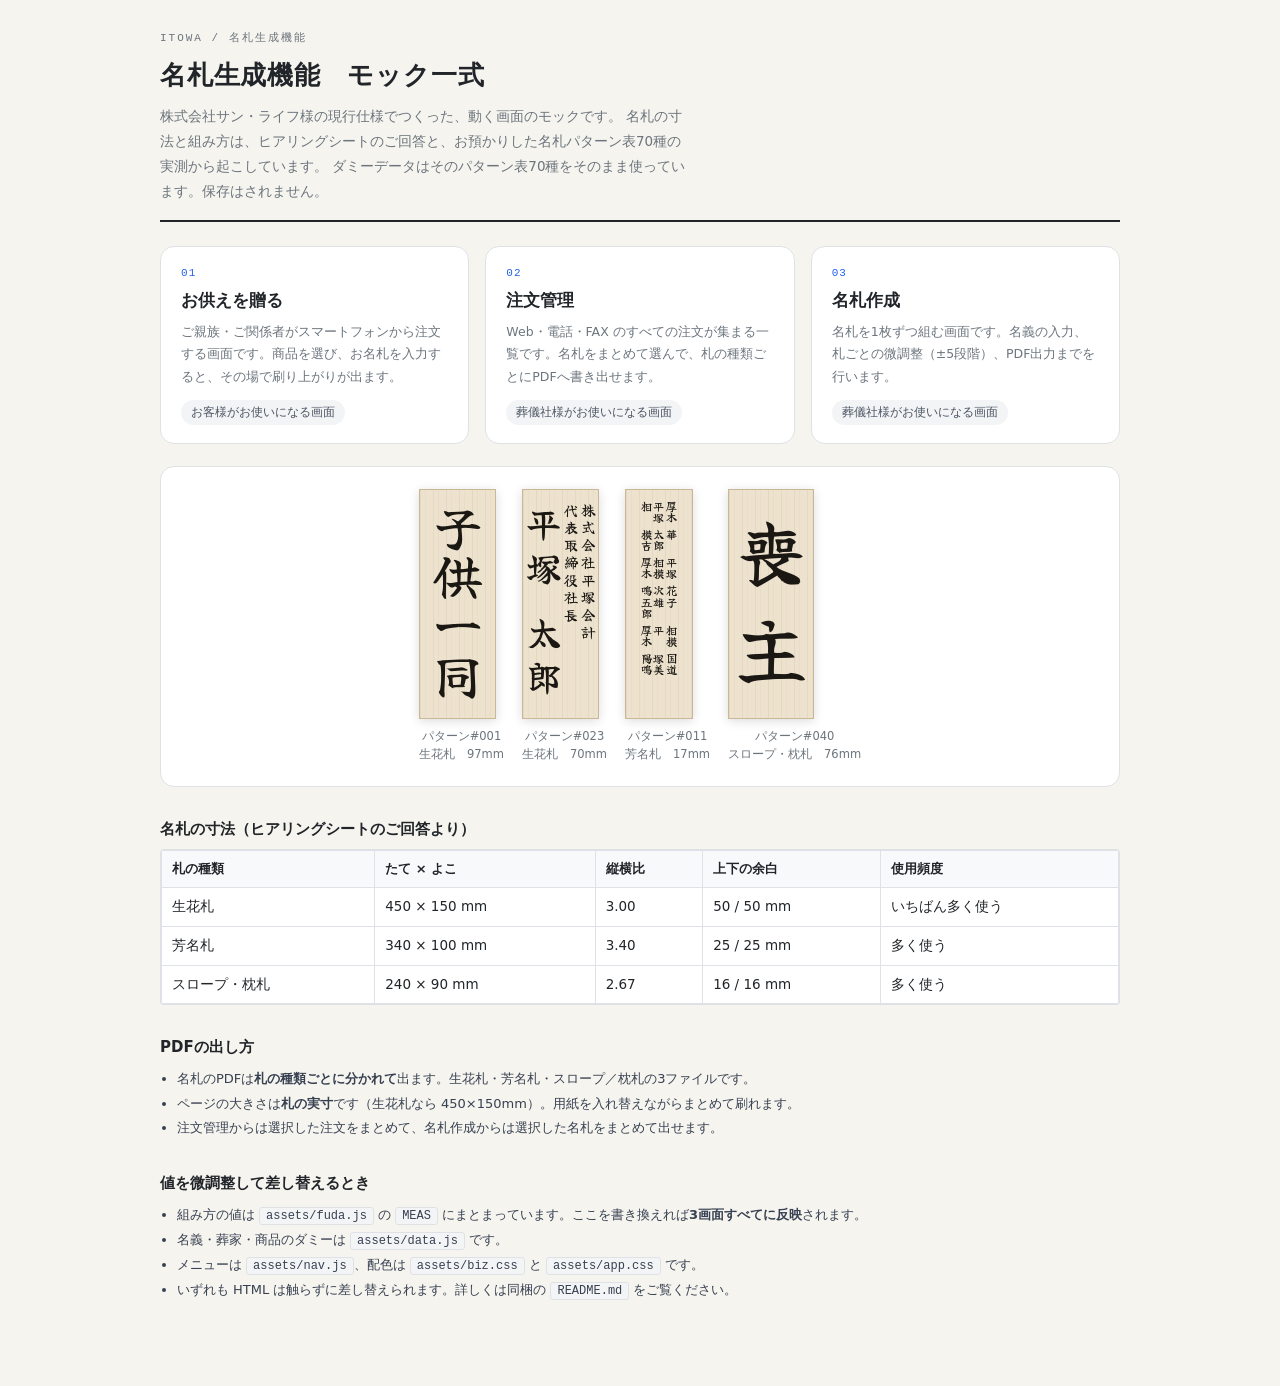
<file: index.html>
<!DOCTYPE html>
<html lang="ja">
<head>
<meta charset="utf-8">
<meta name="viewport" content="width=device-width, initial-scale=1">
<title>名札生成機能 モック一式｜itowa × サン・ライフ様</title>
<link href="https://cdnjs.cloudflare.com/ajax/libs/font-awesome/6.5.1/css/all.min.css" rel="stylesheet">
<link href="assets/biz.css" rel="stylesheet">
<link href="assets/font.css" rel="stylesheet">
<link href="assets/fuda.css" rel="stylesheet">
<style>
  body{background:#f6f4ef}
  .wrap{max-width:1000px;margin:0 auto;padding:0 20px 70px}
  header.top{border-bottom:2px solid var(--ink);padding:30px 0 16px;margin-bottom:24px}
  .eyebrow{font-size:11px;letter-spacing:.18em;color:var(--muted);margin:0 0 7px;
    font-family:ui-monospace,monospace;text-transform:uppercase}
  h1{font-size:26px;margin:0 0 8px;font-weight:700;letter-spacing:.03em}
  .lede{color:var(--muted);font-size:13.5px;margin:0;max-width:62ch;line-height:1.85}
  .cards{display:grid;grid-template-columns:repeat(auto-fit,minmax(280px,1fr));gap:16px;margin:22px 0}
  .pg{background:#fff;border:1px solid var(--line);border-radius:14px;padding:18px 20px;
    display:flex;flex-direction:column;text-decoration:none;color:var(--ink)}
  .pg:hover{border-color:var(--active);box-shadow:0 4px 18px rgba(37,99,235,.10)}
  .pg .no{font-family:ui-monospace,monospace;font-size:11px;color:var(--active);letter-spacing:.1em}
  .pg h2{font-size:17px;margin:4px 0 7px;font-weight:700}
  .pg p{font-size:12.5px;color:var(--muted);line-height:1.8;margin:0 0 12px;flex:1}
  .pg .who{font-size:11.5px;background:#f3f4f6;color:#4b5563;border-radius:999px;
    padding:3px 10px;align-self:flex-start}
  .samples{display:flex;gap:18px;flex-wrap:wrap;justify-content:center;
    background:#fff;border:1px solid var(--line);border-radius:14px;padding:22px 18px}
  .samples figure{margin:0;text-align:center}
  .samples figcaption{font-size:11.5px;color:var(--muted);margin-top:8px;line-height:1.6}
  h3{font-size:15px;margin:30px 0 8px;font-weight:700}
  ul{margin:0 0 14px;padding-left:1.3em;font-size:13px;color:#374151;line-height:1.9}
  code{font-family:ui-monospace,monospace;font-size:12px;background:#f3f4f6;
    border:1px solid var(--line);border-radius:3px;padding:1px 6px}
</style>
</head>
<body>
<div class="wrap">
  <header class="top">
    <p class="eyebrow">itowa / 名札生成機能</p>
    <h1>名札生成機能　モック一式</h1>
    <p class="lede">株式会社サン・ライフ様の現行仕様でつくった、動く画面のモックです。
      名札の寸法と組み方は、ヒアリングシートのご回答と、お預かりした名札パターン表70種の実測から起こしています。
      ダミーデータはそのパターン表70種をそのまま使っています。保存はされません。</p>
  </header>

  <div class="cards">
    <a class="pg" href="order.html">
      <span class="no">01</span>
      <h2>お供えを贈る</h2>
      <p>ご親族・ご関係者がスマートフォンから注文する画面です。商品を選び、お名札を入力すると、その場で刷り上がりが出ます。</p>
      <span class="who">お客様がお使いになる画面</span>
    </a>
    <a class="pg" href="orders.html">
      <span class="no">02</span>
      <h2>注文管理</h2>
      <p>Web・電話・FAX のすべての注文が集まる一覧です。名札をまとめて選んで、札の種類ごとにPDFへ書き出せます。</p>
      <span class="who">葬儀社様がお使いになる画面</span>
    </a>
    <a class="pg" href="name-tag.html">
      <span class="no">03</span>
      <h2>名札作成</h2>
      <p>名札を1枚ずつ組む画面です。名義の入力、札ごとの微調整（±5段階）、PDF出力までを行います。</p>
      <span class="who">葬儀社様がお使いになる画面</span>
    </a>
  </div>

  <div class="samples" id="samples"></div>

  <h3>名札の寸法（ヒアリングシートのご回答より）</h3>
  <div class="tblwrap" style="background:#fff">
    <table style="min-width:520px">
      <thead><tr><th>札の種類</th><th>たて × よこ</th><th>縦横比</th><th>上下の余白</th><th>使用頻度</th></tr></thead>
      <tbody>
        <tr><td>生花札</td><td>450 × 150 mm</td><td>3.00</td><td>50 / 50 mm</td><td>いちばん多く使う</td></tr>
        <tr><td>芳名札</td><td>340 × 100 mm</td><td>3.40</td><td>25 / 25 mm</td><td>多く使う</td></tr>
        <tr><td>スロープ・枕札</td><td>240 × 90 mm</td><td>2.67</td><td>16 / 16 mm</td><td>多く使う</td></tr>
      </tbody>
    </table>
  </div>

  <h3>PDFの出し方</h3>
  <ul>
    <li>名札のPDFは<b>札の種類ごとに分かれて</b>出ます。生花札・芳名札・スロープ／枕札の3ファイルです。</li>
    <li>ページの大きさは<b>札の実寸</b>です（生花札なら 450×150mm）。用紙を入れ替えながらまとめて刷れます。</li>
    <li>注文管理からは選択した注文をまとめて、名札作成からは選択した名札をまとめて出せます。</li>
  </ul>

  <h3>値を微調整して差し替えるとき</h3>
  <ul>
    <li>組み方の値は <code>assets/fuda.js</code> の <code>MEAS</code> にまとまっています。ここを書き換えれば<b>3画面すべてに反映</b>されます。</li>
    <li>名義・葬家・商品のダミーは <code>assets/data.js</code> です。</li>
    <li>メニューは <code>assets/nav.js</code>、配色は <code>assets/biz.css</code> と <code>assets/app.css</code> です。</li>
    <li>いずれも HTML は触らずに差し替えられます。詳しくは同梱の <code>README.md</code> をご覧ください。</li>
  </ul>
</div>

<script src="assets/fuda.js"></script>
<script src="assets/data.js"></script>
<script>
/* 代表的な3枚を、札の比率どおりに並べて見せる */
const picks=[{no:1,fmt:'seika'},{no:23,fmt:'seika'},{no:11,fmt:'houmei'},{no:40,fmt:'slope'}];
document.getElementById('samples').innerHTML=picks.map(p=>{
  const pat=DATA.PATTERNS.find(x=>x.no===p.no);
  const label=Object.assign({adj:{}},pat.f,{fmt:p.fmt});
  const fm=FUDA.FORMATS[p.fmt], g=FUDA.geom(label);
  return `<figure>${FUDA.html(label,230)}
    <figcaption>パターン#${String(p.no).padStart(3,'0')}<br>${fm.name}　${g.Kmain.toFixed(0)}mm</figcaption></figure>`;
}).join('');
</script>
</body>
</html>
</file>
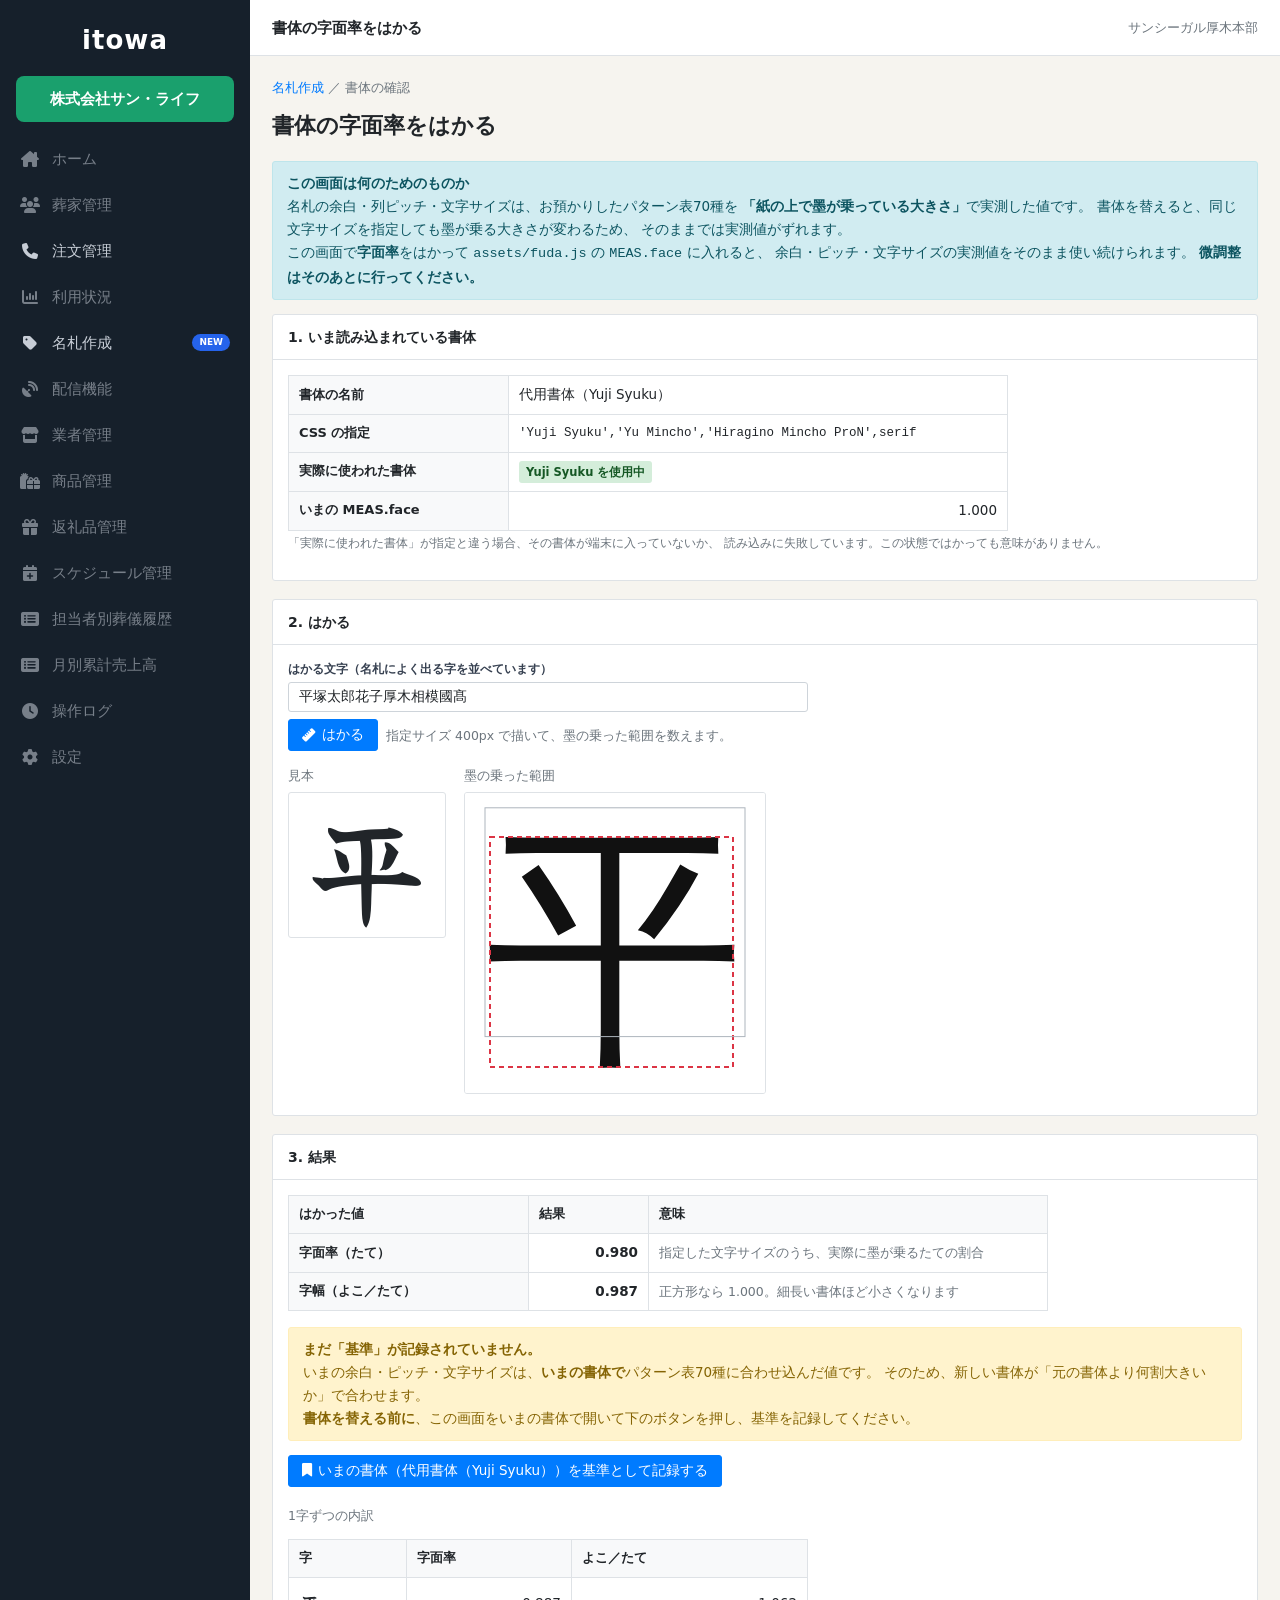
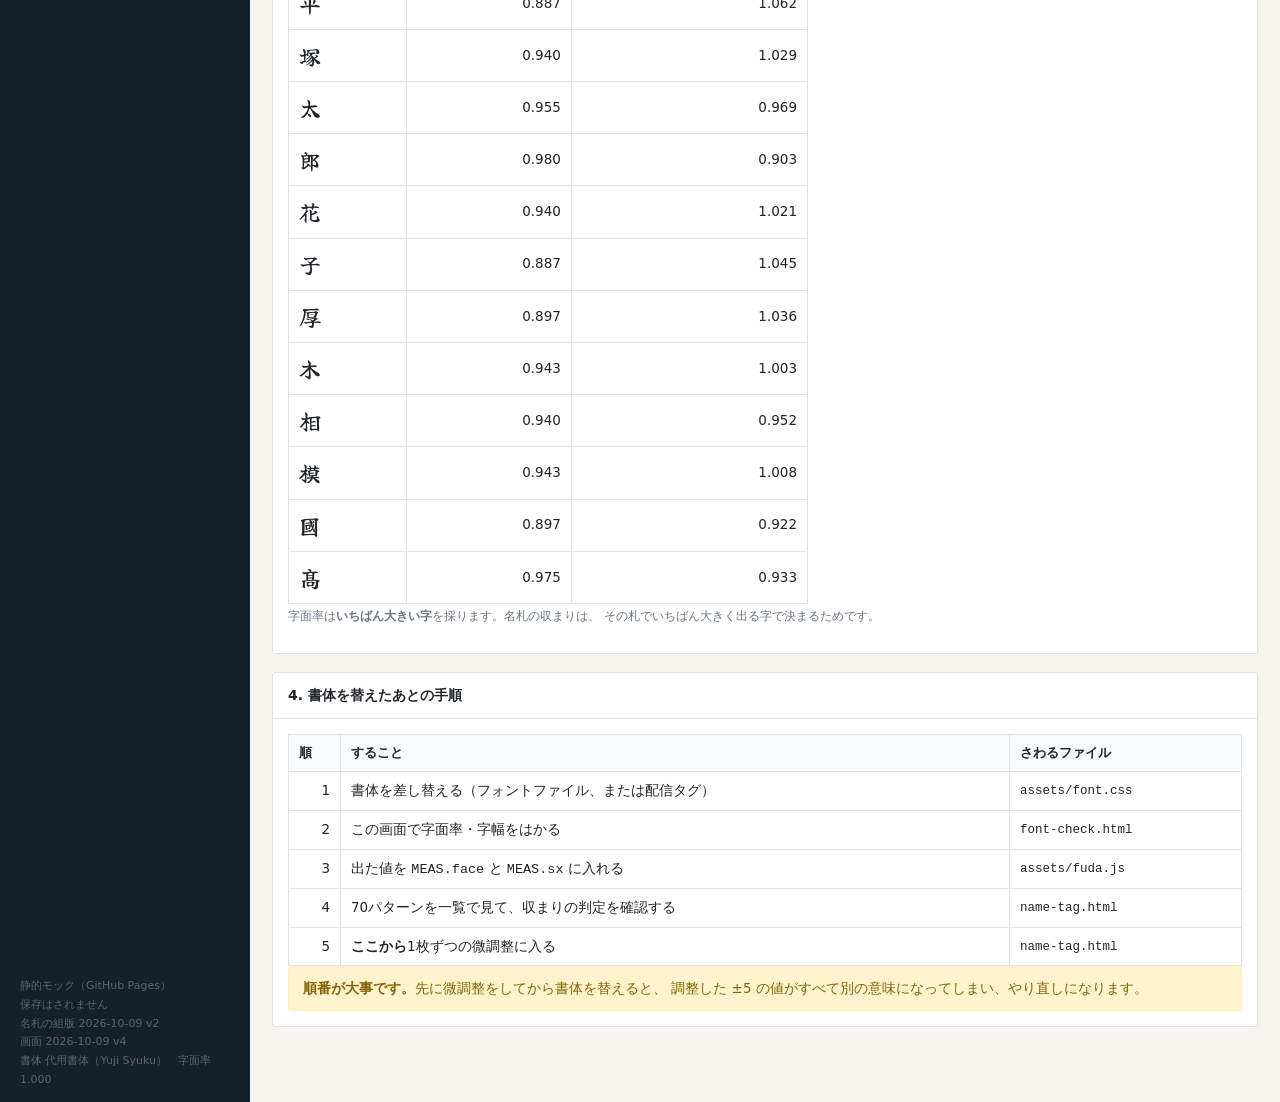
<file: font-check.html>
<!DOCTYPE html>
<html lang="ja">
<head>
<meta charset="utf-8">
<meta name="viewport" content="width=device-width, initial-scale=1">
<title>書体の字面率をはかる｜itowa（サン・ライフ様 仕様モック）</title>
<link href="https://cdnjs.cloudflare.com/ajax/libs/font-awesome/6.5.1/css/all.min.css" rel="stylesheet">
<link href="assets/biz.css" rel="stylesheet">
<link href="assets/font.css" rel="stylesheet">
<link href="assets/fuda.css" rel="stylesheet">
<style>
  .big{font-family:var(--fuda-font);font-size:120px;line-height:1;background:#fff;
    border:1px solid var(--border);padding:12px 18px;border-radius:3px;display:inline-block}
  .cmp{display:flex;gap:18px;flex-wrap:wrap;align-items:flex-start}
  .out{font-family:ui-monospace,SFMono-Regular,Menlo,monospace;font-size:13px;
    background:#16202b;color:#d7e3ef;border-radius:3px;padding:14px 16px;overflow:auto;line-height:1.8}
  canvas{border:1px solid var(--border);background:#fff;border-radius:3px;max-width:100%}
</style>
</head>
<body>
<div class="shell">
  <div id="sidebar"></div>
  <div class="main">
    <div class="topbar"><span class="title">書体の字面率をはかる</span>
      <span class="spacer"></span><span class="small muted">サンシーガル厚木本部</span></div>
    <div class="content">
      <div class="crumb"><a href="name-tag.html">名札作成</a> ／ 書体の確認</div>
      <h1 class="page">書体の字面率をはかる</h1>

      <div class="alert alert-info">
        <b>この画面は何のためのものか</b><br>
        名札の余白・列ピッチ・文字サイズは、お預かりしたパターン表70種を
        <b>「紙の上で墨が乗っている大きさ」</b>で実測した値です。
        書体を替えると、同じ文字サイズを指定しても墨が乗る大きさが変わるため、
        そのままでは実測値がずれます。<br>
        この画面で<b>字面率</b>をはかって <code>assets/fuda.js</code> の <code>MEAS.face</code> に入れると、
        余白・ピッチ・文字サイズの実測値をそのまま使い続けられます。
        <b>微調整はそのあとに行ってください。</b>
      </div>

      <div class="card">
        <div class="card-header">1. いま読み込まれている書体</div>
        <div class="card-body">
          <table class="table" style="max-width:720px">
            <tr><th style="width:220px">書体の名前</th><td id="fname">—</td></tr>
            <tr><th>CSS の指定</th><td class="mono" id="fcss">—</td></tr>
            <tr><th>実際に使われた書体</th><td id="freal">—</td></tr>
            <tr><th>いまの MEAS.face</th><td class="num" id="fnow">—</td></tr>
          </table>
          <p class="help">「実際に使われた書体」が指定と違う場合、その書体が端末に入っていないか、
            読み込みに失敗しています。この状態ではかっても意味がありません。</p>
        </div>
      </div>

      <div class="card">
        <div class="card-header">2. はかる</div>
        <div class="card-body">
          <div class="fld" style="max-width:520px"><label>はかる文字（名札によく出る字を並べています）</label>
            <input class="form-control" type="text" id="chars" value="平塚太郎花子厚木相模國髙"></div>
          <div class="toolbar" style="margin-bottom:14px">
            <button class="btn btn-primary" onclick="measure()"><i class="fas fa-ruler"></i> はかる</button>
            <span class="small muted">指定サイズ 400px で描いて、墨の乗った範囲を数えます。</span>
          </div>
          <div class="cmp">
            <div><div class="small muted" style="margin-bottom:5px">見本</div>
              <div class="big" id="sample">平</div></div>
            <div><div class="small muted" style="margin-bottom:5px">墨の乗った範囲</div>
              <canvas id="cv" width="300" height="300"></canvas></div>
          </div>
        </div>
      </div>

      <div class="card">
        <div class="card-header">3. 結果</div>
        <div class="card-body">
          <div id="res"><div class="empty">「はかる」を押してください。</div></div>
        </div>
      </div>

      <div class="card">
        <div class="card-header">4. 書体を替えたあとの手順</div>
        <div class="card-body">
          <table class="table">
            <thead><tr><th style="width:52px">順</th><th>すること</th><th>さわるファイル</th></tr></thead>
            <tbody>
              <tr><td class="num">1</td><td>書体を差し替える（フォントファイル、または配信タグ）</td>
                <td class="mono">assets/font.css</td></tr>
              <tr><td class="num">2</td><td>この画面で字面率・字幅をはかる</td><td class="mono">font-check.html</td></tr>
              <tr><td class="num">3</td><td>出た値を <code>MEAS.face</code> と <code>MEAS.sx</code> に入れる</td>
                <td class="mono">assets/fuda.js</td></tr>
              <tr><td class="num">4</td><td>70パターンを一覧で見て、収まりの判定を確認する</td>
                <td class="mono">name-tag.html</td></tr>
              <tr><td class="num">5</td><td><b>ここから</b>1枚ずつの微調整に入る</td><td class="mono">name-tag.html</td></tr>
            </tbody>
          </table>
          <div class="alert alert-warn" style="margin-bottom:0">
            <b>順番が大事です。</b>先に微調整をしてから書体を替えると、
            調整した ±5 の値がすべて別の意味になってしまい、やり直しになります。
          </div>
        </div>
      </div>
    </div>
  </div>
</div>

<script src="assets/fuda.js"></script>
<script src="assets/nav.js"></script>
<script>
NAV.mount(null);
const $=id=>document.getElementById(id);

/* いま読み込まれている書体を表示 */
const css=getComputedStyle(document.documentElement).getPropertyValue('--fuda-font').trim();
$('fname').textContent=FUDA.fontName();
$('fcss').textContent=css||'（未設定）';
$('fnow').textContent=(FUDA.MEAS.face||1).toFixed(3);
(async()=>{
  try{ await document.fonts.ready; }catch(e){}
  const first=(css.split(',')[0]||'').replace(/^['"]|['"]$/g,'').trim();
  let ok=false;
  try{ ok=document.fonts.check('16px "'+first+'"'); }catch(e){}
  $('freal').innerHTML = ok
    ? `<span class="badge b-success">${FUDA.esc(first)} を使用中</span>`
    : `<span class="badge b-warning">${FUDA.esc(first)} が見つからないため、次の候補で表示しています</span>`;
})();

const SIZE=400;   // この大きさで描いて、墨の範囲を測る
let LAST=null;

/* 基準の書体（いまの実測値を合わせ込んだときの書体）を、この端末に覚えておく */
function base(){ try{ return JSON.parse(localStorage.getItem('fuda.baseFont')||'null'); }catch(e){ return null; } }
function setBase(){ if(!LAST) return;
  try{ localStorage.setItem('fuda.baseFont',JSON.stringify(LAST)); }catch(e){}
  measure(); }
function clearBase(){ try{ localStorage.removeItem('fuda.baseFont'); }catch(e){} measure(); }

function inkBox(ch,font){
  const c=document.createElement('canvas'); c.width=c.height=SIZE*1.6;
  const x=c.getContext('2d',{willReadFrequently:true});
  x.fillStyle='#fff'; x.fillRect(0,0,c.width,c.height);
  x.fillStyle='#000'; x.textBaseline='alphabetic'; x.font=font;
  x.fillText(ch, SIZE*0.3, SIZE*1.15);
  const d=x.getImageData(0,0,c.width,c.height).data;
  let x0=1e9,y0=1e9,x1=-1,y1=-1;
  for(let y=0;y<c.height;y++) for(let X=0;X<c.width;X++){
    if(d[(y*c.width+X)*4]<128){ if(X<x0)x0=X; if(X>x1)x1=X; if(y<y0)y0=y; if(y>y1)y1=y; }
  }
  return x1<0?null:{w:x1-x0+1,h:y1-y0+1,x0,y0,x1,y1};
}

function measure(){
  const chars=[...($('chars').value||'平')].filter(c=>!/\s/.test(c));
  if(!chars.length) return;
  const font=SIZE+'px '+css;
  const rows=[];
  chars.forEach(ch=>{ const b=inkBox(ch,font); if(b) rows.push({ch,face:b.h/SIZE,wide:b.w/b.h,w:b.w/SIZE}); });
  if(!rows.length){ $('res').innerHTML='<div class="alert alert-danger">はかれませんでした。</div>'; return; }

  /* 字面率は「いちばん大きく出る字」で決めます。組版の収まりはそこで決まるためです。 */
  const face=Math.max(...rows.map(r=>r.face));
  const wmax=Math.max(...rows.map(r=>r.w));
  const sx=+(wmax/face).toFixed(3);
  LAST={face,sx,name:FUDA.fontName(),chars:$('chars').value};

  /* 見本の描画 */
  $('sample').textContent=chars[0];
  const cv=$('cv'), cx=cv.getContext('2d');
  cx.fillStyle='#fff'; cx.fillRect(0,0,300,300);
  const s=260, f2=s+'px '+css;
  cx.fillStyle='#111'; cx.textBaseline='alphabetic'; cx.font=f2;
  cx.fillText(chars[0], 20, 20+s*0.86);
  const b=inkBox(chars[0],f2);
  if(b){ const k=1;
    cx.strokeStyle='#dc3545'; cx.lineWidth=2; cx.setLineDash([5,4]);
    /* 同じ条件で測り直して枠を描く */
    const c2=document.createElement('canvas'); c2.width=c2.height=300;
    const x2=c2.getContext('2d',{willReadFrequently:true});
    x2.fillStyle='#fff'; x2.fillRect(0,0,300,300); x2.fillStyle='#000';
    x2.textBaseline='alphabetic'; x2.font=f2; x2.fillText(chars[0],20,20+s*0.86);
    const d=x2.getImageData(0,0,300,300).data;
    let X0=1e9,Y0=1e9,X1=-1,Y1=-1;
    for(let y=0;y<300;y++) for(let X=0;X<300;X++){
      if(d[(y*300+X)*4]<128){ if(X<X0)X0=X; if(X>X1)X1=X; if(y<Y0)Y0=y; if(y>Y1)Y1=y; } }
    if(X1>=0) cx.strokeRect(X0,Y0,X1-X0,Y1-Y0);
    cx.setLineDash([]); cx.strokeStyle='#adb5bd'; cx.lineWidth=1;
    cx.strokeRect(20,20+s*0.86-s*0.88,s,s*0.88);
  }

  const B=base();
  let advice;
  if(!B){
    advice=`<div class="alert alert-warn">
      <b>まだ「基準」が記録されていません。</b><br>
      いまの余白・ピッチ・文字サイズは、<b>いまの書体で</b>パターン表70種に合わせ込んだ値です。
      そのため、新しい書体が「元の書体より何割大きいか」で合わせます。<br>
      <b>書体を替える前に</b>、この画面をいまの書体で開いて下のボタンを押し、基準を記録してください。</div>
      <button class="btn btn-primary" onclick="setBase()">
        <i class="fas fa-bookmark"></i> いまの書体（${FUDA.esc(FUDA.fontName())}）を基準として記録する</button>`;
  }else if(B.name===FUDA.fontName()){
    advice=`<div class="alert alert-success">
      <b>これが基準として記録されている書体です。</b>（字面率 ${B.face.toFixed(3)}／${FUDA.esc(B.name)}）<br>
      この状態で <code>MEAS.face</code> は <b>1.000</b> のままで正しい値です。
      書体を <code>assets/font.css</code> で差し替えてから、もう一度この画面を開いてください。</div>
      <button class="btn btn-outline btn-sm" onclick="clearBase()">基準を記録しなおす</button>`;
  }else{
    const ratio=face/B.face, pct=(ratio-1)*100;
    advice=`<table class="table" style="max-width:760px"><tbody>
      <tr><th style="width:240px">基準の書体</th><td>${FUDA.esc(B.name)}　<span class="muted">字面率 ${B.face.toFixed(3)}</span></td></tr>
      <tr><th>いまの書体</th><td>${FUDA.esc(FUDA.fontName())}　<span class="muted">字面率 ${face.toFixed(3)}</span></td></tr>
      <tr><th>差</th><td class="num">${pct>=0?'+':''}${pct.toFixed(1)} %
        <span class="muted small">${Math.abs(pct)<1
          ? 'ほぼ同じです。そのままでも組み方は変わりません。'
          : '同じ指定でも、墨の乗る大きさが '+(pct>0?'大きく':'小さく')+'なります。'}</span></td></tr>
    </tbody></table>
    <p class="small muted" style="margin-top:14px"><b>assets/fuda.js の MEAS を、この2行に書き換えてください。</b></p>
    <div class="out">  face   :${ratio.toFixed(3)},   // 字面率　${FUDA.esc(FUDA.fontName())} ÷ ${FUDA.esc(B.name)}
  sx     :${sx.toFixed(3)},   // 字幅　${FUDA.esc(FUDA.fontName())} の実測</div>
    <p class="help">入れたあと、名札作成の一覧で70パターンの「収まり」を見てください。
      ここが合っていれば、はみ出しや字間の警告の数は書体を替える前とほとんど変わりません。
      大きく増えていたら、値の入れ忘れか、別の書体が表示されています。</p>
    <button class="btn btn-outline btn-sm" onclick="setBase()">この書体を新しい基準にする</button>`;
  }

  $('res').innerHTML=`
  <table class="table" style="max-width:760px"><thead><tr>
    <th style="width:240px">はかった値</th><th class="num" style="width:120px">結果</th><th>意味</th></tr></thead><tbody>
    <tr><th>字面率（たて）</th><td class="num"><b>${face.toFixed(3)}</b></td>
      <td class="small">指定した文字サイズのうち、実際に墨が乗るたての割合</td></tr>
    <tr><th>字幅（よこ／たて）</th><td class="num"><b>${sx.toFixed(3)}</b></td>
      <td class="small">正方形なら 1.000。細長い書体ほど小さくなります</td></tr>
  </tbody></table>

  <div style="margin-top:16px">${advice}</div>

  <p class="small muted" style="margin-top:18px">1字ずつの内訳</p>
  <table class="table" style="max-width:520px"><thead><tr>
    <th>字</th><th class="num">字面率</th><th class="num">よこ／たて</th></tr></thead><tbody>
    ${rows.map(r=>`<tr><td style="font-family:var(--fuda-font);font-size:22px">${FUDA.esc(r.ch)}</td>
      <td class="num">${r.face.toFixed(3)}</td><td class="num">${r.wide.toFixed(3)}</td></tr>`).join('')}
  </tbody></table>
  <p class="help">字面率は<b>いちばん大きい字</b>を採ります。名札の収まりは、
    その札でいちばん大きく出る字で決まるためです。</p>`;
}
measure();
</script>
</body>
</html>
</file>
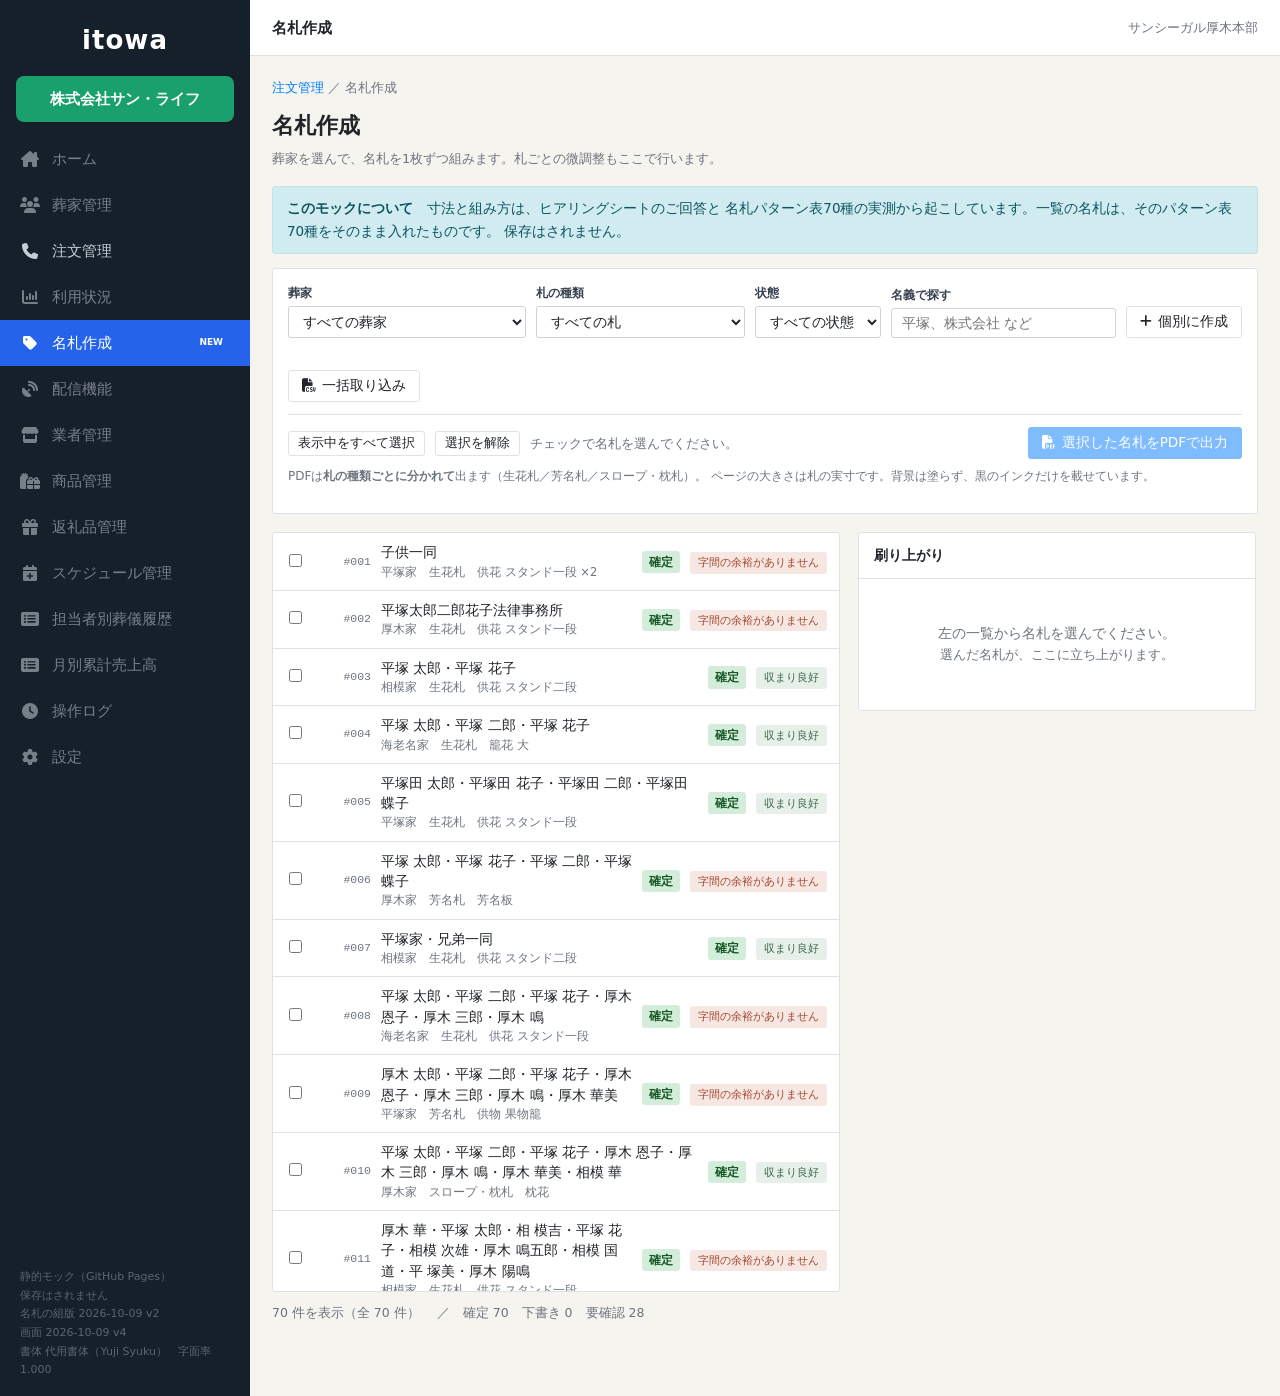
<file: name-tag.html>
<!DOCTYPE html>
<html lang="ja">
<head>
<meta charset="utf-8">
<meta name="viewport" content="width=device-width, initial-scale=1">
<title>名札作成｜itowa（サン・ライフ様 仕様モック）</title>
<link href="https://cdnjs.cloudflare.com/ajax/libs/font-awesome/6.5.1/css/all.min.css" rel="stylesheet">
<link href="assets/biz.css" rel="stylesheet">
<link href="assets/font.css" rel="stylesheet">
<link href="assets/fuda.css" rel="stylesheet">
</head>
<body>
<div class="shell">
  <div id="sidebar"></div>
  <div class="main">
    <div class="topbar">
      <span class="title">名札作成</span>
      <span class="spacer"></span>
      <span class="small muted">サンシーガル厚木本部</span>
    </div>
    <div class="content" id="content"></div>
  </div>
</div>
<div id="modal"></div>

<script src="assets/vendor/html2canvas.min.js"></script>
<script src="assets/vendor/jspdf.umd.min.js"></script>
<script src="assets/fuda.js"></script>
<script src="assets/data.js"></script>
<script src="assets/nav.js"></script>
<script src="assets/csv.js"></script>
<script src="assets/pdf.js"></script>
<script>
NAV.mount('nametag');
const $=s=>document.querySelector(s), esc=FUDA.esc;

/* ============================================================
   作業データ（モックなのでメモリ上だけ。画面を閉じると消えます）
   ============================================================ */
let LIST=DATA.ORDERS.map(o=>({
  id:o.id, no:o.no, funeralId:o.funeralId, itemId:o.itemId, qty:o.qty,
  route:o.routeLabel, status:'fixed', note:'',
  label:Object.assign({adj:{},perRow:0},JSON.parse(JSON.stringify(o.label)))
}));
let seq=0;
const S={view:'list', editId:null, sel:new Set(), tune:true,
         fFun:'', fFmt:'', fSt:'', fQ:''};

/* ---------- よく使う名義・肩書（現行システムのワンタップ候補） ---------- */
const QUICK      =['子供一同','孫一同','親族一同','兄弟一同','姉妹一同','友人一同','家一同'];
const CORP_QUICK =['有志一同','社員一同','従業員一同','部一同','一同'];
const TITLE_QUICK=['代表取締役社長','代表取締役','会長','社長','専務取締役','常務取締役','取締役','執行役員','代表','店長','理事長','院長'];
const CORP_TYPES =['（記載なし）','株式会社','有限会社','合同会社','合資会社','合名会社','一般社団法人','医療法人'];
const LEADS      =['','孫','子','兄弟','姉妹','親族','友人','喪主'];
const MAX_NAMES=12, MAX_CORPS=2;

/* ---------- 外字（旧字・異体字）---------- */
const GAIJI=['髙','﨑','嵜','栁','德','濵','濱','邉','邊','齋','齊','𠮷'];
const GAIJI_TREE={
 '高':[{c:'高',mj:'MJ028903',n:'標準字体'},{c:'髙',mj:'MJ028927',n:'はしごだか'},
       {c:'',mj:'MJ028931',n:'口の下が長い形'}],
 '崎':[{c:'崎',mj:'MJ008967',n:'標準字体'},{c:'﨑',mj:'MJ008969',n:'たつさき'},
       {c:'嵜',mj:'MJ008971',n:'山が上'},{c:'',mj:'MJ008973',n:'大が立の形'}],
 '辺':[{c:'辺',mj:'MJ025760',n:'標準字体'},{c:'邊',mj:'MJ039469',n:'旧字'},
       {c:'邉',mj:'MJ039472',n:'旧字（異体）'},{c:'',mj:'MJ039475',n:'鼻の下が方'}],
 '柳':[{c:'柳',mj:'MJ014806',n:'標準字体'},{c:'栁',mj:'MJ014809',n:'卯が異体'},
       {c:'桺',mj:'MJ014811',n:'木へん異体'}],
 '徳':[{c:'徳',mj:'MJ011176',n:'標準字体'},{c:'德',mj:'MJ011179',n:'旧字（心の上に一）'}],
 '浜':[{c:'浜',mj:'MJ016885',n:'標準字体'},{c:'濱',mj:'MJ016889',n:'旧字'},
       {c:'濵',mj:'MJ016891',n:'旧字（異体）'}],
 '斉':[{c:'斉',mj:'MJ010045',n:'標準字体'},{c:'齊',mj:'MJ061105',n:'旧字'},
       {c:'齋',mj:'MJ061107',n:'いつきのさい'},{c:'斎',mj:'MJ010047',n:'常用字体'}],
 '吉':[{c:'吉',mj:'MJ006177',n:'標準字体'},{c:'𠮷',mj:'MJ006180',n:'つちよし'}],
};

/* ---------- 微調整できるフィールド ---------- */
const ADJF=[['na','個人名','名'],['cn','名前（法人）','名'],['co','会社・団体名','社'],
            ['ti','肩書','職'],['rel','続柄（小）','柄'],['lead','頭の語','頭']];
const ADJ_T={na:'name',cn:'cname',co:'org',ti:'title',lead:'lead'};

/* ============================================================
   共通の小道具
   ============================================================ */
const rec=()=>LIST.find(r=>r.id===S.editId);
const fun=id=>DATA.FUNERALS.find(f=>f.id===id);
function filled(r){ const L=r.label;
  return L.kind==='ind' ? (L.names||[]).some(n=>(n.na||'').trim())
                        : (L.corps||[]).some(p=>(p.co||p.na||'').trim()); }
function rows(){
  const q=(S.fQ||'').trim();
  return LIST.filter(r=>(!S.fFun||r.funeralId===S.fFun)&&(!S.fFmt||r.label.fmt===S.fFmt)
    &&(!S.fSt||r.status===S.fSt)&&(!q||FUDA.summary(r.label).includes(q)));
}
function fieldMM(L){
  const g=FUDA.geom(L), out={};
  (g.sp||[]).forEach(x=>{
    if(x.t==='name'){ out.na=g.K*x.k; if(x.relW) out.rel=g.K*x.relW; }
    else if(x.t==='cname') out.cn=g.K*x.k;
    else if(x.t==='org')   out.co=g.K*x.k;
    else if(x.t==='title') out.ti=g.K*x.k;
    else if(x.t==='lead')  out.lead=g.K*x.k;
  });
  return out;
}
function gaijiIn(L){
  const t=[];
  (L.names||[]).forEach(n=>t.push(n.na,n.rel));
  (L.corps||[]).forEach(p=>t.push(p.co,p.ti,p.na));
  t.push(L.lead);
  const hit=[...new Set(t.join('').split('').filter(c=>GAIJI.includes(c)))];
  return hit;
}
/* 値を onclick に安全に埋める */
const arg=v=>JSON.stringify(v).replace(/"/g,'&quot;');
const chipRow=(opts,now,fn)=>`<div class="chips">`+opts.map(([v,l])=>
  `<button type="button" class="chip${now===v?' on':''}" onclick="${fn}(${arg(v)})">${esc(l)}</button>`).join('')+`</div>`;

function go(v,o){ if(o)Object.assign(S,o); S.view=v; render(); window.scrollTo(0,0); }
function render(){
  $('#content').innerHTML = S.view==='import' ? viewImport() : viewMain();
}

/* ============================================================
   本画面　左に一覧／選んだ名札が右に立ち上がる
   ============================================================ */
function viewMain(){
  const list=rows();
  const nFix=LIST.filter(r=>r.status==='fixed').length;
  const ng=LIST.filter(r=>FUDA.verdict(FUDA.geom(r.label))[0]==='warn').length;

  return `<div class="crumb"><a href="orders.html">注文管理</a> ／ 名札作成</div>
  <div class="page-h"><h1>名札作成</h1></div>
  <p class="page-lead">葬家を選んで、名札を1枚ずつ組みます。札ごとの微調整もここで行います。</p>

  <div class="alert alert-info"><b>このモックについて</b>　寸法と組み方は、ヒアリングシートのご回答と
   名札パターン表70種の実測から起こしています。一覧の名札は、そのパターン表70種をそのまま入れたものです。
   保存はされません。</div>

  <div class="card2">
    <div class="row">
      <div style="min-width:190px"><label class="fl">葬家</label>
        <select class="custom-select" onchange="S.fFun=this.value;render()">${sel(
          DATA.FUNERALS.map(f=>[f.id,f.name+'（'+f.hall+'）']),S.fFun,'すべての葬家')}</select></div>
      <div style="min-width:155px"><label class="fl">札の種類</label>
        <select class="custom-select" onchange="S.fFmt=this.value;render()">${sel(
          Object.values(FUDA.FORMATS).map(f=>[f.key,f.name+'　'+f.call]),S.fFmt,'すべての札')}</select></div>
      <div style="min-width:125px"><label class="fl">状態</label>
        <select class="custom-select" onchange="S.fSt=this.value;render()">${sel(
          [['fixed','確定'],['draft','下書き']],S.fSt,'すべての状態')}</select></div>
      <div style="flex:1 1 180px"><label class="fl">名義で探す</label>
        <input class="form-control" type="text" id="fQ" value="${esc(S.fQ)}" placeholder="平塚、株式会社 など"
          oninput="S.fQ=this.value;listOnly()"></div>
      <div><label class="fl">&nbsp;</label>
        <button class="btn" onclick="addNew()"><i class="fas fa-plus"></i> 個別に作成</button></div>
      <div><label class="fl">&nbsp;</label>
        <button class="btn" onclick="go('import',{imStep:1})"><i class="fas fa-file-csv"></i> 一括取り込み</button></div>
    </div>
    <div class="row" style="border-top:1px solid var(--border);padding-top:12px;margin-top:12px;align-items:center">
      <button class="btn btn-sm" onclick="selAll(true)">表示中をすべて選択</button>
      <button class="btn btn-sm" onclick="selAll(false)">選択を解除</button>
      <span class="small muted" id="selInfo">${selText()}</span>
      <span class="spacer"></span>
      <button class="btn btn-primary" id="pdfBtn" ${S.sel.size?'':'disabled'} onclick="doPdf()">
        <i class="fas fa-file-pdf"></i> 選択した名札をPDFで出力</button>
    </div>
    <p class="help" style="margin-top:8px">PDFは<b>札の種類ごとに分かれて</b>出ます（生花札／芳名札／スロープ・枕札）。
      ページの大きさは札の実寸です。背景は塗らず、黒のインクだけを載せています。</p>
    <div id="pdfLog"></div>
  </div>

  <div class="grid2 wide">
    <div>
      <div class="lst" id="lst">${listRows(list)}</div>
      <p class="small muted" style="margin-top:10px" id="cnt">${list.length} 件を表示（全 ${LIST.length} 件）
        　／　確定 ${nFix}　下書き ${LIST.length-nFix}　要確認 ${ng}</p>
    </div>
    <aside id="side">${asideHtml()}</aside>
  </div>`;
}

function listRows(list){
  if(!list.length) return `<div class="empty">条件に合う名札がありません</div>`;
  return list.map(r=>{
    const f=fun(r.funeralId), fm=FUDA.FORMATS[r.label.fmt];
    const [vk,vm]=FUDA.verdict(FUDA.geom(r.label));
    const nAdj=ADJF.filter(([k])=>r.label.adj&&r.label.adj[k]).length;
    return `<div class="lrow ${S.editId===r.id?'on':''}" onclick="pick('${r.id}')">
      <div onclick="event.stopPropagation()"><input type="checkbox" ${S.sel.has(r.id)?'checked':''}
        onchange="toggleSel('${r.id}')"></div>
      <div class="no">${r.no?('#'+String(r.no).padStart(3,'0')):'新規'}</div>
      <div>
        <div class="nm">${filled(r)?esc(FUDA.summary(r.label)):'<span class="muted">未入力</span>'}</div>
        <div class="mt">${f?esc(f.name):''}　${fm?esc(fm.name):'—'}　${esc(DATA.ITEM(r.itemId).name)}${
          r.qty>1?' ×'+r.qty:''}${nAdj?`　<span style="color:var(--primary)">微調整${nAdj}件</span>`:''}</div>
      </div>
      <div>${r.status==='fixed'?'<span class="badge b-success">確定</span>'
                              :'<span class="badge b-warning">下書き</span>'}</div>
      <div><span class="fv ${vk}">${esc(vm)}</span></div>
    </div>`;}).join('');
}
function drawList(){
  const e=$('#lst'); if(e) e.innerHTML=listRows(rows());
  const c=$('#cnt'); if(c){ const n=rows().length, nFix=LIST.filter(r=>r.status==='fixed').length,
    ng=LIST.filter(r=>FUDA.verdict(FUDA.geom(r.label))[0]==='warn').length;
    c.textContent=`${n} 件を表示（全 ${LIST.length} 件）　／　確定 ${nFix}　下書き ${LIST.length-nFix}　要確認 ${ng}`; }
}
function pick(id){ S.editId=id; drawList(); const a=$('#side'); if(a) a.innerHTML=asideHtml(); }
function sel(opts,now,all){
  return `<option value="">${all}</option>`+opts.map(([v,l])=>
    `<option value="${esc(v)}" ${now===v?'selected':''}>${esc(l)}</option>`).join('');
}
function selText(){
  const ch=LIST.filter(r=>S.sel.has(r.id)); if(!ch.length) return 'チェックで名札を選んでください。';
  const by={}; ch.forEach(r=>{const f=FUDA.FORMATS[r.label.fmt]; if(f) by[f.name]=(by[f.name]||0)+r.qty;});
  const p=Object.entries(by).map(([k,v])=>`${k} ${v}枚`);
  return `選択 ${ch.length} 件　／　${p.join('　')}　→　PDF ${p.length}ファイル`;
}
function listOnly(){ drawList(); }
function toggleSel(id){ S.sel.has(id)?S.sel.delete(id):S.sel.add(id);
  const i=$('#selInfo'); if(i)i.textContent=selText();
  const b=$('#pdfBtn'); if(b)b.disabled=!S.sel.size; }
function selAll(on){ rows().forEach(r=>on?S.sel.add(r.id):S.sel.delete(r.id));
  drawList(); const i=$('#selInfo'); if(i)i.textContent=selText();
  const b=$('#pdfBtn'); if(b)b.disabled=!S.sel.size; }

/* 一覧と右側だけを描きなおす（ページ全体は作りなおさない） */
function redraw(){ drawList(); const a=$('#side'); if(a) a.innerHTML=asideHtml(); }
function editLabel(id){ pick(id); }
function dupLabel(id){
  const src=LIST.find(r=>r.id===id); seq++;
  const r=Object.assign({},src,{id:'NEW'+seq,no:0,status:'draft',
    label:JSON.parse(JSON.stringify(src.label))});
  LIST.unshift(r); S.editId=r.id;
  if(S.view!=='list'){ go('list'); } else { redraw(); scrollSide(); }
}
function addNew(){
  seq++;
  const r={id:'NEW'+seq,no:0,funeralId:S.fFun||DATA.FUNERALS[0].id,itemId:'I1',qty:1,
    route:'手入力',status:'draft',note:'',
    label:{fmt:S.fFmt||'seika',adj:{},kind:'ind',lead:'',withRel:false,perRow:0,
           names:[{na:'',rel:'',couple:false}],
           corps:[{type:'株式会社',co:'',ti:'代表取締役',na:''}]}};
  LIST.unshift(r); S.editId=r.id;
  if(S.view!=='list'){ go('list'); } else { redraw(); scrollSide(); }
  const e=$('#na0'); if(e) e.focus();
}
function scrollSide(){ const a=$('#side'); if(a) a.scrollIntoView({block:'start',behavior:'smooth'}); }

/* ============================================================
   一括取り込み（札種ごとのCSV）
   ============================================================ */
const IM={step:1, fmt:'seika', rows:[], cand:[], pick:0, fileName:''};

function viewImport(){
  const steps=['テンプレート','読み込み','自動で割り当て','1件ずつ確認','名札リストへ追加'];
  const head=`<div class="crumb"><a href="orders.html">注文管理</a> ／
    <a href="#" onclick="go('list');return false">名札作成</a> ／ 一括取り込み</div>
  <h1 class="page">一括取り込み</h1>
  <div class="stepper">${steps.map((t,i)=>`<div class="st ${IM.step===i+1?'on':''} ${IM.step>i+1?'done':''}">
    <span class="n">${IM.step>i+1?'✓':i+1}</span>${t}</div>`).join('')}</div>`;

  if(IM.step===1) return head+`
  <div class="card"><div class="card-header">1. 札の種類ごとにテンプレートCSVを取る</div>
    <div class="card-body">
      <p class="small muted" style="margin-top:0">札の種類ごとに<b>入る名義の数が違う</b>ため、
        テンプレートも札種ごとに分けています。Excelでそのまま開けるよう、BOM付きのUTF-8で出します。</p>
      <div class="flist">${Object.values(FUDA.FORMATS).map(F=>`<div class="frowx">
        <div class="fn mono">名札テンプレート_${esc(F.name)}.csv</div>
        <span class="badge b-primary">${F.W}×${F.H}mm</span>
        <span class="small muted nowrap">連名 ${maxNamesOf(F.key)} 名まで</span>
        <button class="btn btn-outline btn-sm" onclick="dlTemplate('${F.key}')">ダウンロード</button>
      </div>`).join('')}</div>
      <div class="alert alert-info" style="margin:14px 0 0">
        <b>列は1行＝1名義です。</b>同じ「注文番号」の行をまとめて1枚の名札にします。
        連名12名なら12行です。横に広がらないので、Excelで扱いやすくなります。<br>
        会社種別・会社名・肩書・氏名を分けて書けない場合は、
        <b>「名義（自由入力）」の1列だけ</b>でも構いません。読み込むときに自動で分けます。</div>
    </div>
    <div class="card-footer"><button class="btn btn-outline" onclick="go('list')">戻る</button>
      <span class="spacer"></span>
      <button class="btn btn-primary" onclick="IM.step=2;render()">次へ</button></div></div>`;

  if(IM.step===2) return head+`
  <div class="card"><div class="card-header">2. 記入済みのCSVを読み込む</div>
    <div class="card-body">
      <div class="fld" style="max-width:280px"><label>この取り込みの札の種類</label>
        <select class="custom-select" onchange="IM.fmt=this.value">${
          Object.values(FUDA.FORMATS).map(F=>`<option value="${F.key}" ${IM.fmt===F.key?'selected':''}
            >${esc(F.name)}　${F.call}</option>`).join('')}</select>
        <div class="help">CSVに「商品」が書いてあれば、そちらが優先されます。</div></div>
      <div class="drop" id="drop">
        ここにCSVファイルをドロップ<br><span class="small">または</span><br>
        <input type="file" accept=".csv,text/csv" id="csvFile" style="display:none" onchange="onFile(this)">
        <button class="btn btn-primary btn-sm" style="margin-top:8px"
          onclick="document.getElementById('csvFile').click()">ファイルを選択</button>
        <button class="btn btn-outline btn-sm" style="margin-top:8px" onclick="demoCsv()">サンプルで試す</button>
        <div class="small" style="margin-top:9px">UTF-8・Shift_JIS を自動で見分けます</div>
      </div>
      <div id="imErr"></div>
    </div>
    <div class="card-footer"><button class="btn btn-outline" onclick="IM.step=1;render()">戻る</button></div></div>`;

  if(IM.step===3){
    const low=IM.cand.filter(c=>c.conf<0.8||c.warnings.length).length;
    return head+`
    <div class="card"><div class="card-header">3. 自動で割り当てた結果
      <span class="spacer"></span>
      <span class="small muted">${esc(IM.fileName)}　${IM.cand.length} 枚</span></div>
      <div class="card-body">
        <p class="small muted" style="margin-top:0">お客様から受け取るデータは、itowa の様式とは限りません。
          1つのセルに社名・肩書・氏名が混ざっていても分解し、個人か法人かも見分けます。
          <b>分け方の規則は、お預かりした名札パターン表70種から起こしています。</b></p>
        ${low?`<div class="alert alert-warn">${low} 枚は確認をおすすめします。下の一覧で先頭に出しています。</div>`
             :`<div class="alert alert-success">すべて確度が高く、上限を超えるものもありません。</div>`}
        <table class="table"><thead><tr>
          <th>注文番号</th><th>区分</th><th>会社・団体名</th><th>肩書</th><th>名義</th>
          <th class="num">枚</th><th>確度</th></tr></thead><tbody>
          ${IM.cand.slice().sort((a,b)=>(a.conf-a.warnings.length)-(b.conf-b.warnings.length))
            .map(c=>{const L=c.label; return `<tr>
            <td class="mono nowrap">${esc(c.key)}</td>
            <td><span class="badge ${L.kind==='corp'?'b-info':'b-secondary'}">${
              L.kind==='corp'?'法人':'個人'}</span></td>
            <td class="small">${L.kind==='corp'?esc(L.corps.map(p=>p.co).filter(Boolean).join(' ／ ')||'—'):'—'}</td>
            <td class="small">${L.kind==='corp'?esc(L.corps.map(p=>p.ti).filter(Boolean).join(' ／ ')||'—'):'—'}</td>
            <td class="small"><b>${esc(FUDA.summary(L))}</b>
              ${c.raw.length?`<div class="small muted">元：${esc(c.raw.join(' / '))}</div>`:''}
              ${c.warnings.map(w=>`<div class="small" style="color:#856404">⚠ ${esc(w)}</div>`).join('')}</td>
            <td class="num">${c.qty}</td>
            <td>${c.conf<0.8?'<span class="badge b-warning">要確認</span>'
                            :'<span class="badge b-success">確度高</span>'}</td></tr>`;}).join('')}
        </tbody></table>
      </div>
      <div class="card-footer"><button class="btn btn-outline" onclick="IM.step=2;render()">戻る</button>
        <span class="spacer"></span>
        <button class="btn btn-primary" onclick="IM.step=4;IM.pick=0;render()">1件ずつ確認へ</button></div></div>`;
  }

  if(IM.step===4){
    const c=IM.cand[IM.pick]||IM.cand[0];
    return head+`
    <div class="alert alert-warn">この状態は<b>下書き</b>です。確定するまで出力の対象になりません。</div>
    <div class="split"><div class="l">
      <div class="card"><div class="card-header">4. 1件ずつ見る
        <span class="spacer"></span><span class="small muted">${IM.cand.length} 枚</span></div>
        <div class="flist" style="border:none;max-height:560px;overflow:auto">
          ${IM.cand.map((x,i)=>`<div class="frowx ${i===IM.pick?'on':''}" style="cursor:pointer"
            onclick="IM.pick=${i};render()">
            <div class="fn"><b>${esc(FUDA.summary(x.label))}</b>
              <div class="small muted mono">${esc(x.key)}　${esc(FUDA.FORMATS[x.label.fmt].name)}　${x.qty}枚</div></div>
            <span class="badge ${x.label.kind==='corp'?'b-info':'b-secondary'}">${
              x.label.kind==='corp'?'法人':'個人'}</span>
            ${x.warnings.length?'<span class="badge b-warning">要確認</span>':''}
            <span class="fv ${FUDA.verdict(FUDA.geom(x.label))[0]}">${
              esc(FUDA.verdict(FUDA.geom(x.label))[1])}</span>
          </div>`).join('')}</div>
        <div class="card-footer"><button class="btn btn-outline" onclick="IM.step=3;render()">戻る</button>
          <span class="spacer"></span>
          <button class="btn btn-primary" onclick="IM.step=5;render()">すべて名札リストへ</button></div></div>
    </div>
    <div class="r"><div class="card">
      <div class="card-header">プレビュー<span class="spacer"></span>
        <span class="small muted">${FUDA.FORMATS[c.label.fmt].call}</span></div>
      <div class="card-body" style="display:flex;justify-content:center">${FUDA.html(c.label,280,{area:true})}</div>
      ${c.warnings.length?`<div class="card-body" style="border-top:1px solid var(--border)">
        ${c.warnings.map(w=>`<div class="small" style="color:#856404">⚠ ${esc(w)}</div>`).join('')}</div>`:''}
    </div></div></div>`;
  }

  return head+`
  <div class="card"><div class="card-header">5. 名札リストへ追加</div>
    <div class="card-body">
      <div class="alert alert-info"><b>${IM.cand.length} 枚</b>を下書きとして名札リストに追加します。
        追加したあと、1枚ずつ開いて確定してください。</div>
      <table class="table"><thead><tr><th>名札の内容</th><th>札の種類</th>
        <th class="num">枚</th><th>収まり</th></tr></thead><tbody>
        ${IM.cand.map(c=>{const [vk,vm]=FUDA.verdict(FUDA.geom(c.label));return `<tr>
          <td class="small">${esc(FUDA.summary(c.label))}</td>
          <td class="nowrap">${esc(FUDA.FORMATS[c.label.fmt].name)}</td>
          <td class="num">${c.qty}</td>
          <td><span class="fv ${vk}">${esc(vm)}</span></td></tr>`;}).join('')}
      </tbody></table>
    </div>
    <div class="card-footer"><button class="btn btn-outline" onclick="IM.step=4;render()">戻る</button>
      <span class="spacer"></span>
      <button class="btn btn-success" onclick="commitImport()">名札リストへ追加する</button></div></div>`;
}

function maxNamesOf(k){ return k==='seika'?MAX_NAMES:(k==='houmei'?8:6); }
function dlTemplate(k){
  FUDACSV.download('名札テンプレート_'+FUDA.FORMATS[k].name+'.csv',
    FUDACSV.template(k,FUDA.FORMATS,maxNamesOf(k)));
}
async function onFile(el){
  const f=el.files&&el.files[0]; if(!f) return;
  try{ const t=await FUDACSV.readFile(f); loadCsv(t,f.name); }
  catch(e){ $('#imErr').innerHTML=`<div class="alert alert-danger" style="margin-top:12px">${esc(e.message||e)}</div>`; }
}
function demoCsv(){ loadCsv(FUDACSV.template(IM.fmt,FUDA.FORMATS,maxNamesOf(IM.fmt)),'（サンプル）'); }
function loadCsv(text,name){
  try{
    const rows=FUDACSV.parse(text);
    IM.cand=FUDACSV.toLabels(rows,{FUNERALS:DATA.FUNERALS,ITEMS:DATA.ITEMS,
      MAX_NAMES:maxNamesOf(IM.fmt),MAX_CORPS:MAX_CORPS,fmt:IM.fmt});
    if(!IM.cand.length) throw new Error('読み取れる行がありませんでした。');
    IM.fileName=name; IM.step=3; render();
  }catch(e){
    $('#imErr').innerHTML=`<div class="alert alert-danger" style="margin-top:12px">${esc(e.message||e)}</div>`;
  }
}
function commitImport(){
  IM.cand.forEach(c=>{ seq++;
    LIST.unshift({id:'CSV'+seq,no:0,funeralId:c.funeralId,itemId:c.itemId,qty:c.qty,
      route:'CSV',status:'draft',note:c.note,label:c.label}); });
  const n=IM.cand.length; IM.cand=[]; IM.step=1;
  go('list'); flash(n+' 枚を下書きとして追加しました。1枚ずつ開いて確定してください。','alert-success');
}

/* ============================================================
   名札を入力（1枚ずつ）
   ============================================================ */
function asideHtml(){
  const r=rec();
  if(!r) return `<div class="card"><div class="card-header">刷り上がり</div>
    <div class="empty">左の一覧から名札を選んでください。<br>
      <span class="small">選んだ名札が、ここに立ち上がります。</span></div></div>`;

  const L=r.label, fm=FUDA.FORMATS[L.fmt], gj=gaijiIn(L);

  return `
  <div class="card">
    <div class="card-header">刷り上がり<span class="spacer"></span>
      <span class="badge ${r.status==='fixed'?'b-success':'b-warning'}">${
        r.status==='fixed'?'確定':'下書き'}</span></div>
    <div class="card-body" style="padding-bottom:6px">
      <div class="small muted">${esc(fun(r.funeralId).name)}　${esc(DATA.ITEM(r.itemId).name)}${
        r.qty>1?'　×'+r.qty:''}</div>
      <div class="small muted mono">${esc(r.id)}　${esc(fm.name)} ${fm.call}${
        r.no?'　パターン#'+String(r.no).padStart(3,'0'):''}</div>
    </div>
    <div class="card-body" style="display:flex;justify-content:center;padding-top:8px" id="fudabox">${
      FUDA.html(L,300,{area:true})}</div>
    <div class="card-body" style="border-top:1px solid var(--border)" id="metrics">${metricsHtml(L)}</div>
  </div>

  <div class="card">
    <div class="card-header">名札の内容<span class="spacer"></span>
      <span class="badge ${filled(r)?'b-success':'b-secondary'}" id="lbadge">${
        filled(r)?'入力済':'未入力'}</span></div>
    <div class="card-body">
      <div class="row" style="margin-bottom:10px">
        <div style="flex:1 1 150px"><label class="fl">葬家</label>
          <select class="custom-select" onchange="setFun(this.value)">${
            DATA.FUNERALS.map(f=>`<option value="${f.id}" ${r.funeralId===f.id?'selected':''}
              >${esc(f.name)}</option>`).join('')}</select></div>
        <div style="flex:1 1 150px"><label class="fl">商品</label>
          <select class="custom-select" onchange="setItem(this.value)">${
            DATA.ITEMS.map(it=>`<option value="${it.id}" ${r.itemId===it.id?'selected':''}
              >${esc(it.name)}</option>`).join('')}</select></div>
        <div style="width:84px"><label class="fl">枚数</label>
          <select class="custom-select" onchange="setQty(this.value)">${
            [1,2,3,4,5].map(q=>`<option value="${q}" ${r.qty===q?'selected':''}>${q} 枚</option>`).join('')}</select></div>
      </div>
      ${formHtml(r)}
      <div class="fld" style="margin-top:12px"><label>備考・メモ（旧漢字・外字・指示など）</label>
        <textarea class="form-control" rows="2" placeholder="例）「髙」は旧字／「﨑」は立つ崎"
          oninput="setNote(this.value)">${esc(r.note)}</textarea></div>
      <div class="pvline">名札プレビュー：<b id="pvtext">${esc(FUDA.summary(L))||'—'}</b></div>
      ${gj.length?`<div class="alert alert-warn" style="margin:12px 0 0">
        外字の可能性がある文字が含まれています：<b>${gj.map(esc).join('　')}</b>
        <div class="small" style="margin-top:4px">MJ番号まで特定しておくと、字形の取り違えを防げます。
         違う字形が必要な場合は、各入力欄の「字が出ない」から探してください。</div></div>`:''}
    </div>
    <div class="card-footer">
      <button class="btn btn-sm" onclick="dupLabel('${r.id}')">複製</button>
      <span class="spacer"></span>
      <button class="btn btn-sm" onclick="saveDraft()">下書き保存</button>
      <button class="btn btn-primary btn-sm" id="fixBtn" ${filled(r)?'':'disabled'}
        onclick="fixLabel()">確定する</button>
    </div>
  </div>

  <div class="card">
    <div class="card-header">この1枚の微調整<span class="spacer"></span>
      <button class="btn btn-sm" onclick="resetAdj()">0に戻す</button></div>
    <div class="card-body" style="padding-top:11px">${tuneBody(L)}</div>
  </div>`;
}

/* ---------- 入力フォーム ---------- */
function formHtml(r){
  const L=r.label;
  let h='';

  h+=`<div class="fld"><label>札の種類</label>
    ${chipRow(Object.values(FUDA.FORMATS).map(f=>[f.key,f.name+'　'+f.call]),L.fmt,'setFmt')}</div>`;

  h+=`<div class="fld"><label>お名前の種類</label><div style="display:flex;gap:6px">
    <button type="button" class="btn ${L.kind==='ind'?'btn-primary':'btn-outline'}"
      onclick="setKind('ind')">個人・連名</button>
    <button type="button" class="btn ${L.kind==='corp'?'btn-primary':'btn-outline'}"
      onclick="setKind('corp')">会社・団体</button></div></div>`;

  if(L.kind==='ind'){
    h+=`<div class="fld"><label>頭に大きく置く語</label>
      ${chipRow(LEADS.map(v=>[v,v||'なし']),L.lead||'','setLead')}
      <div class="help">「孫」「子」のように、名義の前に大きく入れる語です。使わないときは「なし」。</div></div>`;

    h+=`<label class="cbline"><input type="checkbox" ${L.withRel?'checked':''}
      onchange="setRel(this.checked)"> 続柄を付ける（親族など）</label>`;

    (L.names||[]).forEach((n,i)=>{
      h+=`<div class="subbox">
        <div class="cap">${i+1}人目　よく使う名義（ワンタップ）</div>
        <div class="chips">${QUICK.map(q=>
          `<button type="button" class="chip${n.na===q?' on':''}" onclick="setQuick(${i},${arg(q)})">${esc(q)}</button>`).join('')}</div>
        ${i>0?`<label class="cbline"><input type="checkbox" ${n.couple?'checked':''}
          onchange="setCouple(${i},this.checked)"> 夫婦・同姓（名だけ入れる）</label>`:''}
        ${L.withRel?`<div class="fld"><label>続柄</label>
          <input class="form-control" type="text" value="${esc(n.rel)}" placeholder="長男"
            oninput="setN(${i},'rel',this.value)"></div>`:''}
        <div class="fld" style="margin-bottom:0">
          <label>${n.couple?`名（${i+1}人目）`:(i===0?'氏名':`氏名（${i+1}人目）`)}</label>
          <div style="display:flex;gap:6px">
            <input class="form-control" type="text" id="na${i}" value="${esc(n.na)}"
              placeholder="${n.couple?'花子':'平塚 太郎'}" oninput="setN(${i},'na',this.value)">
            <button type="button" class="btn btn-outline btn-sm nowrap"
              onclick="openGaiji('n',${i},'na')">字が出ない</button></div>
          ${i===0?'<div class="help">姓と名のあいだは、半角または全角のスペースで区切ってください。</div>':''}
        </div></div>`;
    });

    h+=`<div style="display:flex;gap:8px;margin-bottom:10px">
      ${L.names.length>1?`<button type="button" class="btn btn-outline btn-sm" onclick="rmN()">− 削除</button>`:''}
      ${L.names.length<MAX_NAMES
        ? `<button type="button" class="btn btn-outline btn-sm" style="margin-left:auto" onclick="addN()">＋ 名義を追加</button>`
        : `<span class="help" style="margin-left:auto">上限 ${MAX_NAMES} 名</span>`}</div>`;

    h+=`<div class="fld"><label>1段あたりの人数（この札だけ）</label>
      ${chipRow([[0,'全体にあわせる'],[2,'2人'],[3,'3人'],[4,'4人'],[5,'5人'],[6,'6人']],L.perRow||0,'setPer')}
      <div class="help">何も選ばなければ、名札マスタの既定（${FUDA.MEAS.perRow}人）で段組みします。</div></div>`;

  }else{
    (L.corps||[]).forEach((p,i)=>{
      h+=`<div class="subbox">
        <div class="cap">団体 ${i+1}</div>
        <div style="display:flex;gap:8px;margin-bottom:8px">
          <div class="fld" style="width:140px;margin-bottom:0"><label>会社種別</label>
            <select class="custom-select" onchange="setC(${i},'type',this.value,1)">${
              CORP_TYPES.map(t=>`<option ${(p.type||'（記載なし）')===t?'selected':''}>${t}</option>`).join('')}</select></div>
          <div class="fld" style="flex:1;margin-bottom:0"><label>会社・団体名</label>
            <div style="display:flex;gap:6px">
              <input class="form-control" type="text" value="${esc(p.co)}" placeholder="平塚商会"
                oninput="setC(${i},'co',this.value)">
              <button type="button" class="btn btn-outline btn-sm nowrap"
                onclick="openGaiji('c',${i},'co')">字が出ない</button></div></div>
        </div>
        <div class="fld"><label>役職・肩書き（よく使う肩書き→編集できます）</label>
          <div class="chips">${TITLE_QUICK.map(t=>
            `<button type="button" class="chip${p.ti===t?' on':''}" onclick="setC(${i},'ti',${arg(t)},1)">${esc(t)}</button>`).join('')}</div>
          <input class="form-control" type="text" value="${esc(p.ti)}" placeholder="代表取締役"
            oninput="setC(${i},'ti',this.value)"></div>
        <div class="fld" style="margin-bottom:0"><label>お名前（よく使う名義→編集できます）</label>
          <div class="chips">${CORP_QUICK.map(q=>
            `<button type="button" class="chip${p.na===q?' on':''}" onclick="setC(${i},'na',${arg(q)},1)">${esc(q)}</button>`).join('')}</div>
          <div style="display:flex;gap:6px">
            <input class="form-control" type="text" value="${esc(p.na)}" placeholder="平塚 太郎"
              oninput="setC(${i},'na',this.value)">
            <button type="button" class="btn btn-outline btn-sm nowrap"
              onclick="openGaiji('c',${i},'na')">字が出ない</button></div></div>
      </div>`;
    });
    h+=`<div style="display:flex;gap:8px;margin-bottom:10px">
      ${L.corps.length>1?`<button type="button" class="btn btn-outline btn-sm" onclick="rmC()">− 団体を削除</button>`:''}
      ${L.corps.length<MAX_CORPS
        ? `<button type="button" class="btn btn-outline btn-sm" style="margin-left:auto" onclick="addC()">＋ 団体を追加</button>`
        : `<span class="help" style="margin-left:auto">上限 ${MAX_CORPS} 件</span>`}</div>`;
  }
  return h;
}

/* ---------- 右の数値 ---------- */
function metricsHtml(L){
  const g=FUDA.geom(L), [vk,vm]=FUDA.verdict(g);
  if(g.empty) return `<div style="text-align:center"><span class="fv ${vk}">${esc(vm)}</span></div>`;
  return `<div style="text-align:center;margin-bottom:9px"><span class="fv ${vk}">${esc(vm)}</span></div>
  <table class="table" style="font-size:12.5px">
    <tr><th style="width:48%">文字サイズ</th><td class="num">${g.Kmain.toFixed(1)} mm
      <span class="muted">（${FUDA.mm2pt(g.Kmain)} pt）</span></td></tr>
    <tr><th>字送り</th><td class="num">${g.LH.toFixed(2)} 倍</td></tr>
    <tr><th>列数 ／ 段数</th><td class="num">${g.mc} 列 ／ ${g.nR} 段</td></tr>
    <tr><th>最長の列</th><td class="num">${g.maxChars} 字</td></tr>
    <tr><th>縦の占有</th><td class="num">${Math.round(g.usedH/g.bodyH*100)} %</td></tr>
    <tr><th>効いた制約</th><td class="num">${g.bind}</td></tr>
  </table>`;
}

/* ---------- 微調整 ---------- */
function tuneBody(L){
  const sp=FUDA.specsOf(L,FUDA.MEAS), kinds=new Set(sp.map(x=>x.t)), mm=fieldMM(L);
  const hasRel=L.withRel&&sp.some(x=>x.t==='name');
  const alone=kinds.size<=1;
  if(!kinds.size) return `<span class="muted small">名義を入れると、調整できる項目が出ます。</span>`;
  return `<p class="small muted" style="margin-top:0">フィールドごとに ±5 段階、1段階が5%です。
      <b>相対比率</b>方式のため、上げた行は必ず相対的に大きくなり、そのぶん他の行が小さくなります。
      全体はつねに印字領域に収まります。</p>
    ${ADJF.map(([k,lab,kk])=>{
      const v=(L.adj&&L.adj[k])||0;
      const present = k==='rel'?hasRel:kinds.has(ADJ_T[k]);
      const dead = !present || (alone && k!=='rel');
      return `<div class="slrow ${dead?'dead':''}">
        <div class="slh"><span class="kk">${kk}</span><span class="lab">${lab}</span>
          <span class="mm" data-mm="${k}">${(mm[k]||0).toFixed(1)}mm</span>
          <span class="val ${v===0?'z':''}" data-v="${k}">${v>0?'+':''}${v}</span></div>
        <input type="range" min="-5" max="5" step="1" value="${v}" ${dead?'disabled':''}
          oninput="setAdj('${k}',this.value)"></div>`;}).join('')}
    ${alone?`<p class="small" style="color:#856404">この札は列が全部おなじ種類なので、
      個々の大きさを動かしても結果は変わりません。</p>`:''}
    <div class="help">微調整は名札1枚ごとに保存されます。この画面でのみ調整でき、
      注文管理やお客様の画面には出ません。</div>`;
}

/* ============================================================
   操作
   ============================================================ */
function refresh(){                     /* 入力中は組み直さず、表示だけ更新 */
  const r=rec(); if(!r) return; const L=r.label;
  const box=$('#fudabox'); if(box) box.innerHTML=FUDA.html(L,300,{area:true});
  const mt=$('#metrics'); if(mt) mt.innerHTML=metricsHtml(L);
  const pv=$('#pvtext'); if(pv) pv.textContent=FUDA.summary(L)||'—';
  const bd=$('#lbadge'); if(bd){ const ok=filled(r);
    bd.className='badge '+(ok?'b-success':'b-secondary'); bd.textContent=ok?'名札 入力済':'名札 未入力'; }
  const fb=$('#fixBtn'); if(fb) fb.disabled=!filled(r);
  const mm=fieldMM(L);
  document.querySelectorAll('[data-mm]').forEach(e=>{
    e.textContent=(mm[e.dataset.mm]||0).toFixed(1)+'mm';});
}
function touch(){ const r=rec(); if(r&&r.status==='fixed') r.status='draft'; }

function setFun(v){ rec().funeralId=v; touch(); redraw(); }
function setItem(v){ const r=rec(); r.itemId=v;
  const it=DATA.ITEM(v); if(it&&it.fmt) r.label.fmt=it.fmt; touch(); redraw(); }
function setQty(v){ rec().qty=+v; touch(); redraw(); }
function setFmt(v){ rec().label.fmt=v; touch(); redraw(); }
function setKind(v){ const L=rec().label; L.kind=v; L.adj={}; touch(); redraw(); }
function setLead(v){ rec().label.lead=v; touch(); redraw(); }
function setRel(v){ const L=rec().label; L.withRel=v; L.adj={}; touch(); redraw(); }
function setPer(v){ rec().label.perRow=v; touch(); redraw(); }
function setQuick(i,v){ rec().label.names[i].na=v; touch(); redraw(); }
function setCouple(i,v){ const n=rec().label.names[i]; n.couple=v;
  if(v) n.na=(n.na||'').replace(/\s+/g,''); touch(); redraw(); }
function setN(i,k,v){ rec().label.names[i][k]=v; touch(); refresh(); }
function setC(i,k,v,re){ rec().label.corps[i][k]=v; touch(); re?render():refresh(); }
function setNote(v){ rec().note=v; }
function addN(){ const L=rec().label; if(L.names.length>=MAX_NAMES) return;
  L.names.push({na:'',rel:'',couple:false}); touch(); redraw();
  const e=$('#na'+(L.names.length-1)); if(e) e.focus(); }
function rmN(){ const L=rec().label; if(L.names.length>1){L.names.pop(); L.adj={}; touch(); redraw();} }
function addC(){ const L=rec().label; if(L.corps.length>=MAX_CORPS) return;
  L.corps.push({type:'株式会社',co:'',ti:'',na:''}); touch(); redraw(); }
function rmC(){ const L=rec().label; if(L.corps.length>1){L.corps.pop(); L.adj={}; touch(); redraw();} }
function setAdj(k,v){
  const L=rec().label; L.adj=L.adj||{}; L.adj[k]=+v; touch();
  const box=$('#fudabox'); if(box) box.innerHTML=FUDA.html(L,300,{area:true});
  const mt=$('#metrics'); if(mt) mt.innerHTML=metricsHtml(L);
  const mm=fieldMM(L);
  document.querySelectorAll('[data-mm]').forEach(e=>{
    e.textContent=(mm[e.dataset.mm]||0).toFixed(1)+'mm';});
  const el=document.querySelector(`[data-v="${k}"]`);
  if(el){ el.textContent=(+v>0?'+':'')+v; el.className='val'+(+v===0?' z':''); }
}
function resetAdj(){ rec().label.adj={}; touch(); redraw(); }
function saveDraft(){ const r=rec(); r.status='draft'; drawList();
  flash('下書きとして保存しました。（モックなので画面を閉じると消えます）','alert-info'); }
function fixLabel(){ const r=rec(); r.status='fixed';
  flash('確定しました。出力の対象になります。','alert-success'); redraw(); }
function flash(msg,cls){
  const b=document.createElement('div'); b.className='alert '+cls;
  b.style.cssText='position:fixed;right:22px;bottom:22px;z-index:70;box-shadow:0 4px 16px rgba(0,0,0,.18)';
  b.textContent=msg; document.body.appendChild(b); setTimeout(()=>b.remove(),2600);
}

/* ---------- 外字（旧字・異体字）の選択 ---------- */
let GT=null;
function openGaiji(scope,idx,field){
  GT={scope,idx,field};
  const keys=Object.keys(GAIJI_TREE);
  $('#modal').innerHTML=`<div class="modal" onclick="if(event.target===this)closeGaiji()">
    <div class="box">
      <div class="card-header">字が出ないとき<span class="spacer"></span>
        <button class="btn btn-outline btn-sm" onclick="closeGaiji()">閉じる</button></div>
      <div class="card-body" style="padding-bottom:0">
        <p class="small muted" style="margin-top:0">よくある旧字・異体字です。押すと入力欄のうしろに足します。
          実機では MJ文字情報一覧表から字形を探し、見つからない字は外字として画像で差し込みます。</p>
      </div>
      ${keys.map(k=>`<div class="card-body" style="padding:8px 15px 0">
        <div class="cap small muted">「${k}」の仲間</div></div>
        ${GAIJI_TREE[k].map(x=>`<div class="gcand" onclick="pickGaiji(${arg(x.c)})">
          ${x.c?`<div class="gc">${esc(x.c)}</div>`:`<div class="gph">外字<br>画像</div>`}
          <div class="fn"><b>${esc(x.n)}</b><div class="small muted mono">${x.mj}</div></div>
          ${x.c?'<span class="badge b-success">そのまま出ます</span>'
               :'<span class="badge b-warning">外字（画像で差し込み）</span>'}
        </div>`).join('')}`).join('')}
      <div class="card-footer"><span class="small muted">
        選んだ字は入力欄に追加されます。不要な文字は手で消してください。</span></div>
    </div></div>`;
}
function closeGaiji(){ $('#modal').innerHTML=''; GT=null; }
function pickGaiji(ch){
  if(!ch){ flash('この字形は外字です。実機では画像で差し込みます。','alert-warn'); closeGaiji(); return; }
  const L=rec().label;
  if(GT.scope==='n') L.names[GT.idx][GT.field]=(L.names[GT.idx][GT.field]||'')+ch;
  else               L.corps[GT.idx][GT.field]=(L.corps[GT.idx][GT.field]||'')+ch;
  closeGaiji(); touch(); redraw();
}

/* ============================================================
   PDF 出力
   ============================================================ */
async function doPdf(){
  const items=LIST.filter(r=>S.sel.has(r.id)).flatMap(r=>{
    const f=fun(r.funeralId);
    return Array.from({length:r.qty},()=>({label:r.label,title:(f?f.name:'')+'_'+r.id}));
  });
  if(!items.length) return;
  const log=h=>{const e=$('#pdfLog'); if(e)e.innerHTML=h;};
  const b=$('#pdfBtn'); if(b)b.disabled=true;
  log(`<p class="small muted" style="margin-top:10px">作成しています…</p>`);
  try{
    const made=await FUDAPDF.exportByFormat(items,{prefix:'名札',
      onStep:(i,n,nm)=>log(`<p class="small muted" style="margin-top:10px">${nm}　${i} / ${n} 枚目を作成中…</p>`)});
    log(`<div class="alert alert-success" style="margin-top:12px">
      <b>${made.length}ファイルを書き出しました。</b><br>`+
      made.map(m=>`${esc(m.name)}　（${m.size}mm × ${m.count}枚）`).join('<br>')+`</div>`);
  }catch(e){
    log(`<div class="alert alert-danger" style="margin-top:12px">書き出せませんでした。${esc(e.message||e)}</div>`);
  }
  if(b)b.disabled=!S.sel.size;
}

/* 注文管理から #注文番号 で飛んできたとき */
const h0=decodeURIComponent(location.hash.replace(/^#/,''));
if(h0 && LIST.some(r=>r.id===h0)) S.editId=h0;
render();
if(S.editId){ const el=document.querySelector('.lrow.on'); if(el) el.scrollIntoView({block:'center'}); }
</script>
</body>
</html>
</file>
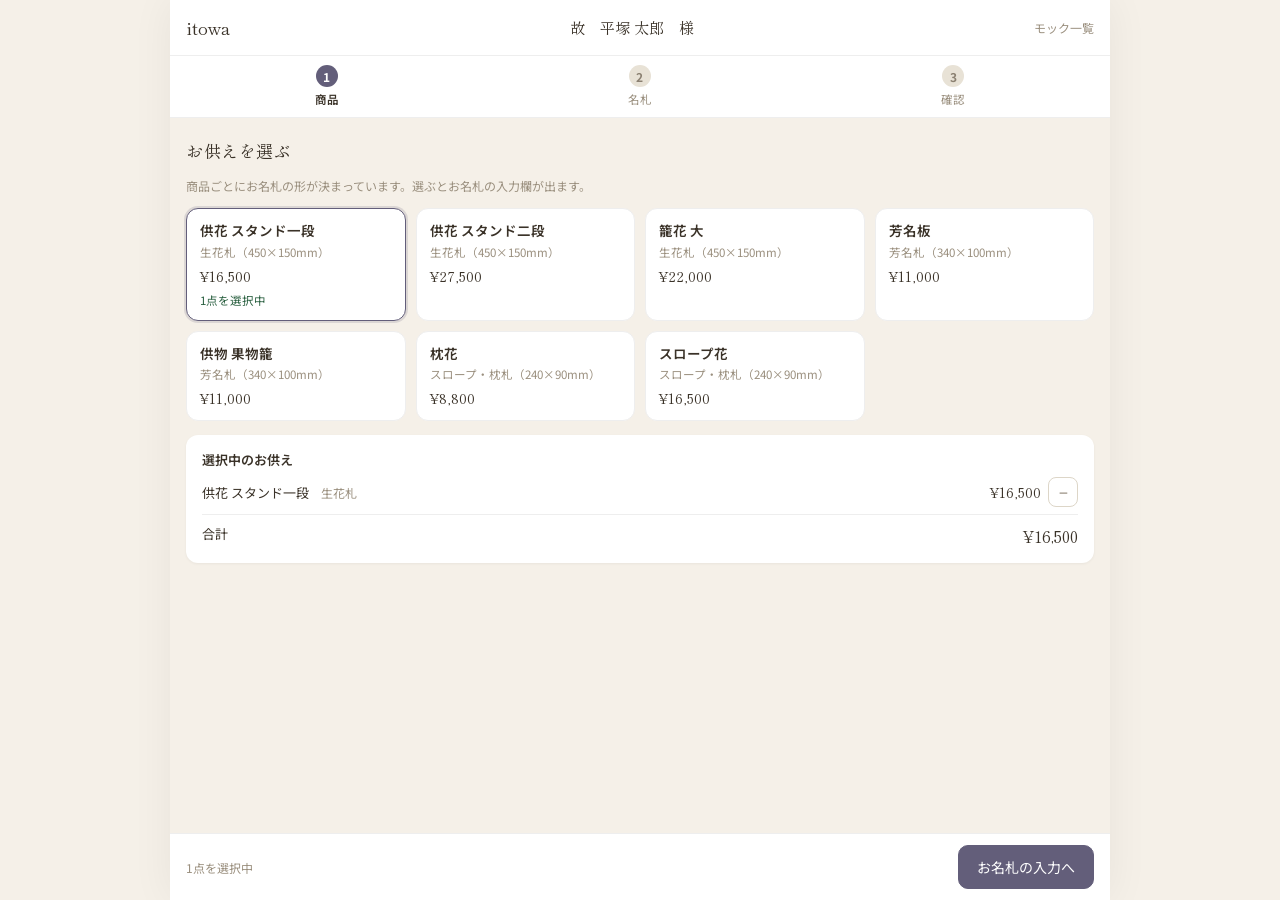
<file: order.html>
<!DOCTYPE html>
<html lang="ja">
<head>
<meta charset="utf-8">
<meta name="viewport" content="width=device-width, initial-scale=1">
<title>お供えを贈る｜追悼ページ（サン・ライフ様 仕様モック）</title>
<link href="https://cdnjs.cloudflare.com/ajax/libs/font-awesome/6.5.1/css/all.min.css" rel="stylesheet">
<link href="assets/app.css" rel="stylesheet">
<link href="assets/font.css" rel="stylesheet">
<link href="assets/fuda.css" rel="stylesheet">
</head>
<body>
<div class="app">
  <div class="mhead">
    <span class="mser" style="font-size:17px">itowa</span>
    <span class="nm" id="hName">故　平塚 太郎　様</span>
    <a class="lk" href="index.html">モック一覧</a>
  </div>
  <div class="stepper" id="stepper"></div>
  <div class="content" id="content"></div>
  <div class="botbar" id="botbar"></div>
</div>

<script src="assets/fuda.js"></script>
<script src="assets/data.js"></script>
<script>
const $=id=>document.getElementById(id), esc=FUDA.esc;
const yen=n=>'¥'+n.toLocaleString('ja-JP');
const QUICK=['子供一同','孫一同','親族一同','兄弟一同','友人一同','有志一同'];
const CORP_TYPES=['株式会社','有限会社','合同会社','医療法人','一般社団法人','（記載なし）'];
const TITLES=['代表取締役社長','代表取締役','会長','社長','取締役','代表','店長'];
const MAXN=12, MAXC=2;   /* ヒアリングシートのご回答：個人は4段12名位まで／法人は2件まで */

let step=1;
let cart=[];      /* {uid, itemId, qty, label} */
let uid=0;

function newLabel(fmt){
  return {fmt:fmt||'seika', adj:{}, kind:'ind', lead:'', withRel:false, perRow:0,
          names:[{na:'',rel:''}], corps:[{co:'',ti:'',na:''}]};
}
function filled(l){
  if(l.kind==='ind') return (l.names||[]).some(n=>(n.na||'').trim());
  return (l.corps||[]).some(c=>(c.na||'').trim()||(c.co||'').trim());
}

/* ---------- 枠 ---------- */
function drawStepper(){
  const names=['商品','名札','確認'];
  $('stepper').innerHTML=names.map((t,i)=>
    `<div class="st ${step===i+1?'on':''}"><div class="n">${i+1}</div>${t}</div>`).join('');
}
function draw(){
  drawStepper();
  if(step===1) stepItems();
  else if(step===2) stepLabel();
  else stepConfirm();
  drawBar();
  window.scrollTo({top:0,behavior:'instant'});
}
function drawBar(){
  const b=$('botbar');
  if(step===1){
    const n=cart.length;
    b.innerHTML=`<span class="hint">${n?`${n}点を選択中`:'商品をお選びください'}</span>
      <span style="flex:1"></span>
      <button class="btn primary" ${n?'':'disabled'} onclick="go(2)">お名札の入力へ</button>`;
  }else if(step===2){
    const ok=cart.every(c=>filled(c.label));
    b.innerHTML=`<button class="btn" onclick="go(1)">商品に戻る</button>
      <span style="flex:1"></span>
      <button class="btn primary" ${ok?'':'disabled'} onclick="go(3)">内容の確認へ</button>`;
  }else{
    b.innerHTML=`<button class="btn" onclick="go(2)">お名札に戻る</button>
      <span style="flex:1"></span>
      <button class="btn primary" onclick="alert('モックのため、ここから先には進みません。')">お支払いへ</button>`;
  }
}
function go(s){ step=s; draw(); }

/* ---------- 1. 商品 ---------- */
function stepItems(){
  const items=DATA.ITEMS.filter(i=>i.fmt);
  $('content').innerHTML=`
    <div class="sec-lead mser">お供えを選ぶ</div>
    <p class="hint" style="margin-bottom:12px">商品ごとにお名札の形が決まっています。選ぶとお名札の入力欄が出ます。</p>
    <div class="prod">${items.map(i=>{
      const fm=FUDA.FORMATS[i.fmt], n=cart.filter(c=>c.itemId===i.id).length;
      return `<div class="pcard ${n?'on':''}" onclick="addItem('${i.id}')">
        <div class="nm">${esc(i.name)}</div>
        <div class="mt">${fm.name}（${fm.call}mm）</div>
        <div class="pr mser">${yen(i.price)}</div>
        ${n?`<div class="mt" style="color:#2a6040;margin-top:6px">${n}点を選択中</div>`:''}
      </div>`;}).join('')}</div>
    ${cart.length?`<div class="card" style="margin-top:14px">
      <div style="font-size:13px;font-weight:600;margin-bottom:8px">選択中のお供え</div>
      ${cart.map((c,i)=>{const it=DATA.ITEM(c.itemId);
        return `<div class="rowx" style="grid-template-columns:minmax(0,1fr) auto auto">
          <div style="font-size:13px">${esc(it.name)}<span class="hint">　${FUDA.FORMATS[c.label.fmt].name}</span></div>
          <div class="mser">${yen(it.price)}</div>
          <button class="mini" onclick="rmItem(${i})">−</button></div>`;}).join('')}
      <div style="display:flex;border-top:1px solid var(--line);padding-top:9px;margin-top:4px">
        <span style="font-size:13px">合計</span><span style="flex:1"></span>
        <span class="mser" style="font-size:16px">${yen(cart.reduce((a,c)=>a+DATA.ITEM(c.itemId).price,0))}</span></div>
    </div>`:''}`;
}
function addItem(id){
  const it=DATA.ITEM(id);
  cart.push({uid:++uid,itemId:id,qty:1,label:newLabel(it.fmt)});
  draw();
}
function rmItem(i){ cart.splice(i,1); draw(); }

/* ---------- 2. 名札 ---------- */
function stepLabel(){
  $('content').innerHTML=`
    <div class="sec-lead mser">お名札の入力</div>
    <p class="hint" style="margin-bottom:12px">お供えごとにご記入ください。入力すると右（スマートフォンでは上）に刷り上がりが出ます。</p>
    ${cart.map((c,ci)=>card(c,ci)).join('')}
    <div class="note-s">
      <i class="fas fa-circle-info" style="color:var(--gold)"></i>
      こちらはお名前の並びを<b>ご確認いただくための表示</b>です。実際のお名札は、
      文字の配置やバランスを葬儀社にて調整のうえお作りいたします。
    </div>`;
}
function card(c,ci){
  const it=DATA.ITEM(c.itemId), fm=FUDA.FORMATS[c.label.fmt];
  const ok=filled(c.label);
  return `<div class="card">
    <div style="display:flex;align-items:center;gap:9px;margin-bottom:12px">
      <div style="min-width:0">
        <div style="font-size:14px;font-weight:600;line-height:1.35">${esc(it.name)}</div>
        <div class="hint">${fm.name}（たて${fm.H} × よこ${fm.W}mm）／ ${yen(it.price)}</div>
      </div>
      <span class="badge" style="color:${ok?'#15803d':'#b91c1c'};background:${ok?'#dcfce7':'#fee2e2'}">${ok?'入力済':'未入力'}</span>
    </div>
    <div class="lbl2">
      <div class="pv"><div><div class="cap">刷り上がり</div><div id="pv-${ci}">${FUDA.html(c.label,230)}</div></div></div>
      <div>${lblForm(c,ci)}</div>
    </div>
  </div>`;
}
function lblForm(c,ci){
  const L=c.label;
  let h=`<div class="fld"><label>ご注文者の区分</label>
    <div class="toggle">
      <button class="${L.kind==='ind'?'on':''}" onclick="sKind(${ci},'ind')">個人・連名</button>
      <button class="${L.kind==='corp'?'on':''}" onclick="sKind(${ci},'corp')">会社・団体</button>
    </div></div>`;
  if(L.kind==='ind'){
    h+=`<div class="fld"><label>頭に置く語（任意）</label>
      <div class="quick">${['','孫','子','兄弟','親族','友人'].map(v=>
        `<button onclick="sLead(${ci},'${v}')" style="${L.lead===v?'border-color:var(--primary);color:var(--primary)':''}">${v||'なし'}</button>`).join('')}</div></div>`;
    h+=`<div class="fld"><label>続柄を付ける</label>
      <div class="toggle">
        <button class="${!L.withRel?'on':''}" onclick="sRel(${ci},false)">付けない</button>
        <button class="${L.withRel?'on':''}" onclick="sRel(${ci},true)">付ける（長男・長女など）</button>
      </div></div>`;
    h+=`<div class="fld"><label>お名前 <span class="req">*</span>　<span class="hint">姓と名のあいだはスペースで区切ってください</span></label>`;
    h+=L.names.map((n,i)=>`<div class="rowx">
      <span class="ix">${i+1}</span>
      <input type="text" id="na-${ci}-${i}" value="${esc(n.na)}" placeholder="平塚 太郎"
        oninput="sName(${ci},${i},'na',this.value)">
      <input type="text" value="${esc(n.rel)}" placeholder="続柄" ${L.withRel?'':'disabled'}
        oninput="sName(${ci},${i},'rel',this.value)">
      <button class="mini" onclick="rmName(${ci},${i})">−</button></div>`).join('');
    h+=`<div style="display:flex;gap:7px;margin-top:4px">
      <button class="btn" style="padding:7px 13px;font-size:13px" onclick="addName(${ci})">お名前を追加</button></div>
      <div class="quick" style="margin-top:8px">${QUICK.map(q=>
        `<button onclick="setQuick(${ci},'${q}')">${q}</button>`).join('')}</div>
      <p class="hint" style="margin-top:7px">連名は ${MAXN} 名まで。${MAXN}名を超える場合は葬儀社へご相談ください。</p></div>`;
  }else{
    h+=L.corps.map((p,i)=>`<div class="fld" style="border:1px solid #efe9dc;border-radius:10px;padding:11px 12px;background:#fbf9f5">
      <div style="display:flex;align-items:center;margin-bottom:7px">
        <span class="hint">${i+1}件目</span><span style="flex:1"></span>
        ${L.corps.length>1?`<button class="mini" onclick="rmCorp(${ci},${i})">−</button>`:''}</div>
      <label>会社・団体名 <span class="req">*</span></label>
      <input type="text" value="${esc(p.co)}" placeholder="株式会社平塚商会" oninput="sCorp(${ci},${i},'co',this.value)">
      <div class="quick" style="margin:6px 0 10px">${CORP_TYPES.map(t=>
        `<button onclick="preType(${ci},${i},'${t}')">${t}</button>`).join('')}</div>
      <label>肩書</label>
      <input type="text" value="${esc(p.ti)}" placeholder="代表取締役" oninput="sCorp(${ci},${i},'ti',this.value)">
      <div class="quick" style="margin:6px 0 10px">${TITLES.map(t=>
        `<button onclick="setTitle(${ci},${i},'${t}')">${t}</button>`).join('')}</div>
      <label>お名前 <span class="req">*</span></label>
      <input type="text" value="${esc(p.na)}" placeholder="平塚 太郎 ／ 社員一同" oninput="sCorp(${ci},${i},'na',this.value)">
    </div>`).join('');
    if(L.corps.length<MAXC)
      h+=`<button class="btn" style="padding:7px 13px;font-size:13px" onclick="addCorp(${ci})">会社・団体を追加</button>
          <p class="hint" style="margin-top:7px">1枚のお名札に載せられる会社・団体は ${MAXC} 件までです。</p>`;
  }
  h+=`<div class="fld" style="margin-top:14px;padding-top:12px;border-top:1px dashed #e3ddd0">
    <label>見本から読み込む（モック確認用）</label>
    <select onchange="loadPat(${ci},this.value);this.value=''">
      <option value="">お預かりしたパターン表 70種から選ぶ…</option>
      ${DATA.PATTERNS.map(p=>`<option value="${p.no}">#${String(p.no).padStart(3,'0')}　${esc(FUDA.summary(p.f)).slice(0,28)}</option>`).join('')}
    </select>
    <p class="hint" style="margin-top:5px">実際のご注文画面にはこの欄はありません。入力の確認用です。</p></div>`;
  return h;
}
function refresh(ci){
  const el=$('pv-'+ci); if(el) el.innerHTML=FUDA.html(cart[ci].label,230);
}
let tm=null;
function soft(ci){ clearTimeout(tm); tm=setTimeout(()=>{refresh(ci);drawBar();},140); }
function sKind(ci,k){ cart[ci].label.kind=k; draw(); }
function sLead(ci,v){ cart[ci].label.lead=v; draw(); }
function sRel(ci,v){ cart[ci].label.withRel=v; draw(); }
function sName(ci,i,k,v){ cart[ci].label.names[i][k]=v; soft(ci); }
function sCorp(ci,i,k,v){ cart[ci].label.corps[i][k]=v; soft(ci); }
function addName(ci){ const L=cart[ci].label;
  if(L.names.length<MAXN){ L.names.push({na:'',rel:''}); draw();
    setTimeout(()=>{const e=$(`na-${ci}-${L.names.length-1}`); if(e)e.focus();},0);} }
function rmName(ci,i){ const L=cart[ci].label; if(L.names.length>1){L.names.splice(i,1); draw();} }
function addCorp(ci){ const L=cart[ci].label; if(L.corps.length<MAXC){L.corps.push({co:'',ti:'',na:''}); draw();} }
function rmCorp(ci,i){ const L=cart[ci].label; if(L.corps.length>1){L.corps.splice(i,1); draw();} }
function setQuick(ci,q){ const L=cart[ci].label;
  const i=L.names.findIndex(n=>!(n.na||'').trim());
  if(i>=0) L.names[i].na=q; else if(L.names.length<MAXN) L.names.push({na:q,rel:''});
  draw(); }
function preType(ci,i,t){ const p=cart[ci].label.corps[i];
  const base=(p.co||'').replace(/^(株式会社|有限会社|合同会社|医療法人|一般社団法人)/,'').trim();
  p.co=(t==='（記載なし）'?base:t+base); draw(); }
function setTitle(ci,i,t){ cart[ci].label.corps[i].ti=t; draw(); }
function loadPat(ci,no){
  if(!no) return;
  const p=DATA.PATTERNS.find(x=>String(x.no)===String(no)); if(!p) return;
  const fmt=cart[ci].label.fmt;
  cart[ci].label=Object.assign(newLabel(fmt), JSON.parse(JSON.stringify(p.f)), {fmt,adj:{}});
  if(!cart[ci].label.names.length) cart[ci].label.names=[{na:'',rel:''}];
  if(!cart[ci].label.corps.length) cart[ci].label.corps=[{co:'',ti:'',na:''}];
  draw();
}

/* ---------- 3. 確認 ---------- */
function stepConfirm(){
  $('content').innerHTML=`
    <div class="sec-lead mser">ご入力内容の確認</div>
    <p class="hint" style="margin-bottom:12px">この並びでお名札をお作りします。お間違いがないかご確認ください。</p>
    ${cart.map((c,ci)=>{
      const it=DATA.ITEM(c.itemId), fm=FUDA.FORMATS[c.label.fmt];
      const g=FUDA.geom(c.label), [vk,vm]=FUDA.verdict(g);
      return `<div class="card">
        <div class="lbl2">
          <div class="pv"><div><div class="cap">${fm.name}</div>${FUDA.html(c.label,250)}</div></div>
          <div>
            <div style="font-size:14px;font-weight:600;margin-bottom:4px">${esc(it.name)}</div>
            <div class="hint" style="margin-bottom:10px">${fm.name}（たて${fm.H} × よこ${fm.W}mm）／ ${yen(it.price)}</div>
            <div class="fld"><label>お名札</label>
              <div class="mser" style="font-size:15px;line-height:1.7">${esc(FUDA.summary(c.label))}</div></div>
            <div class="hint">文字の大きさ ${g.Kmain.toFixed(0)}mm ／ ${g.mc}列 ${g.nR}段
              　<span class="fv ${vk}">${esc(vm)}</span></div>
            <button class="btn" style="margin-top:10px;padding:7px 13px;font-size:13px"
              onclick="go(2)">この内容を直す</button>
          </div>
        </div></div>`;}).join('')}
    <div class="card">
      <div style="display:flex"><span style="font-size:14px">ご注文金額</span><span style="flex:1"></span>
      <span class="mser" style="font-size:18px">${yen(cart.reduce((a,c)=>a+DATA.ITEM(c.itemId).price,0))}</span></div>
    </div>`;
}

/* 初期状態：生花札を1点、見本#003 を入れておく */
(function(){
  const it=DATA.ITEMS.find(i=>i.fmt==='seika');
  cart.push({uid:++uid,itemId:it.id,qty:1,label:newLabel('seika')});
  const p=DATA.PATTERNS.find(x=>x.no===3);
  cart[0].label=Object.assign(newLabel('seika'), JSON.parse(JSON.stringify(p.f)), {fmt:'seika',adj:{}});
  if(!cart[0].label.corps.length) cart[0].label.corps=[{co:'',ti:'',na:''}];
  draw();
})();
</script>
</body>
</html>
</file>
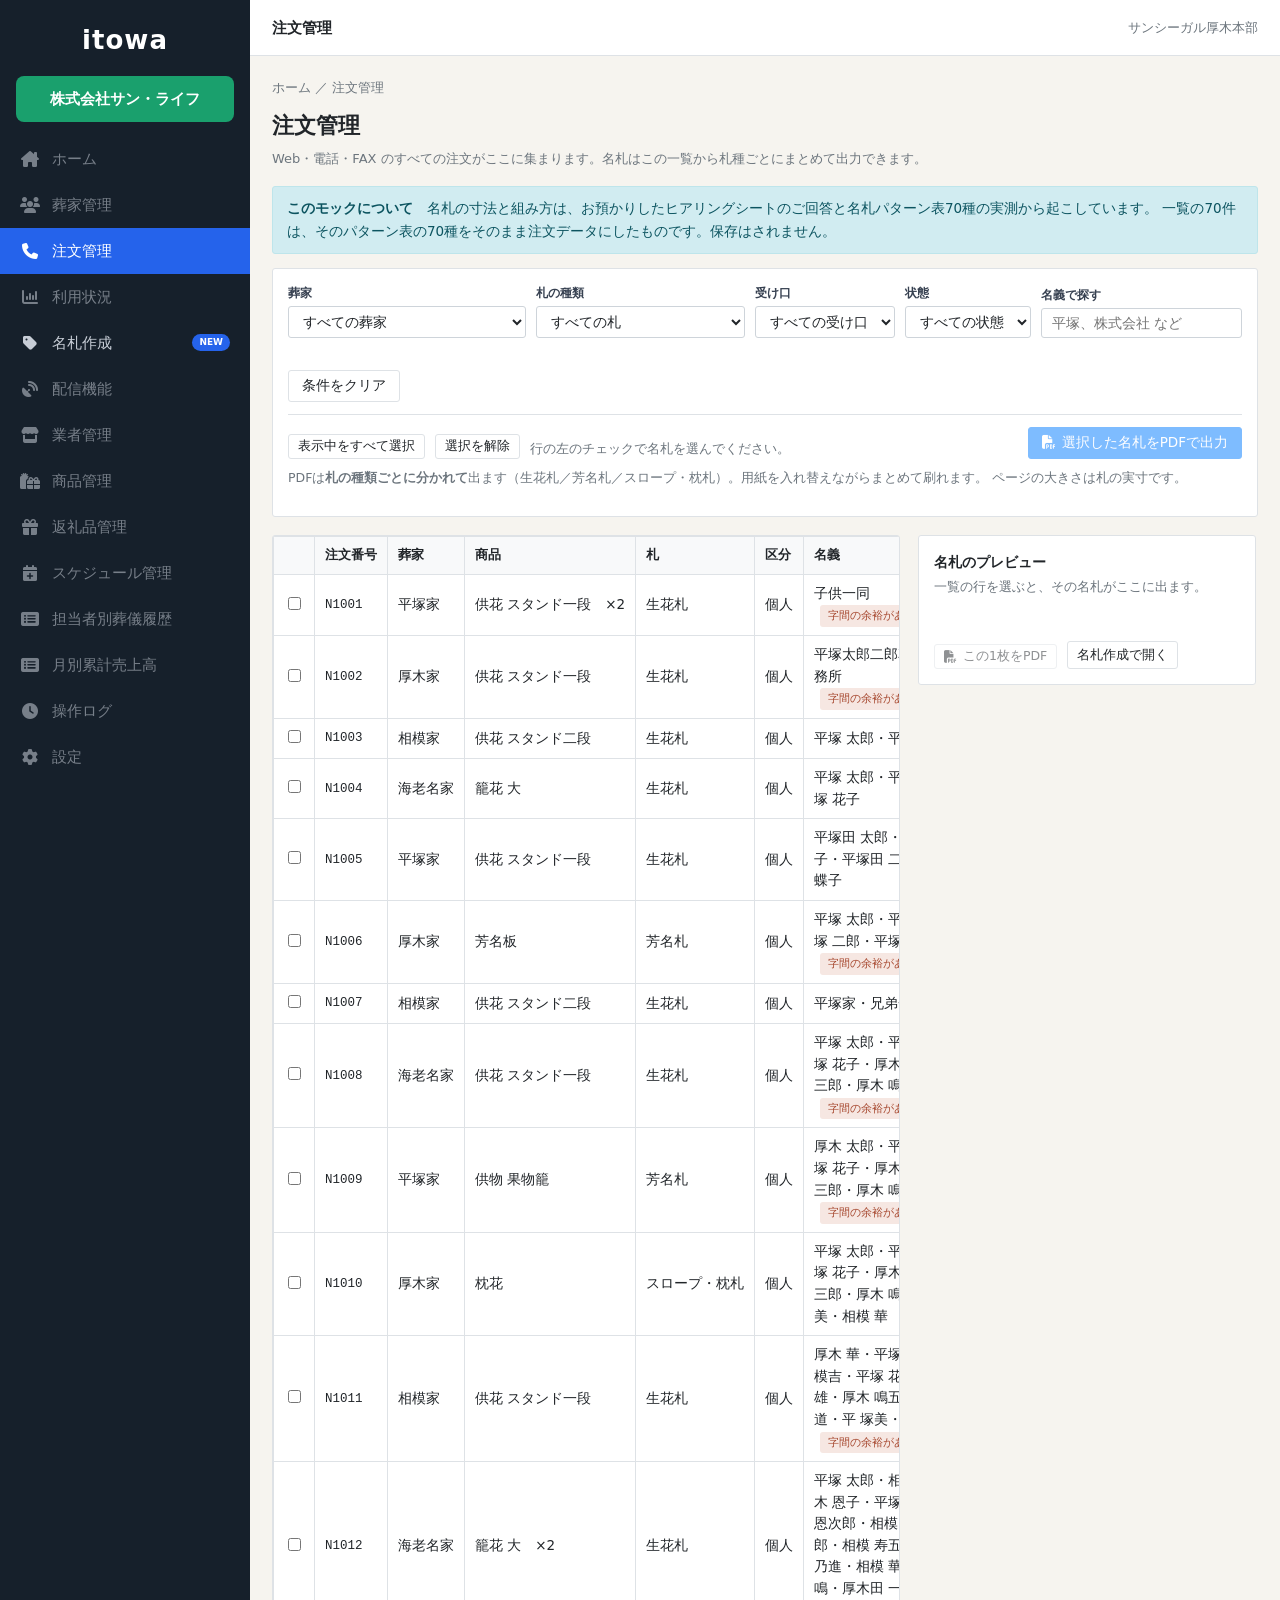
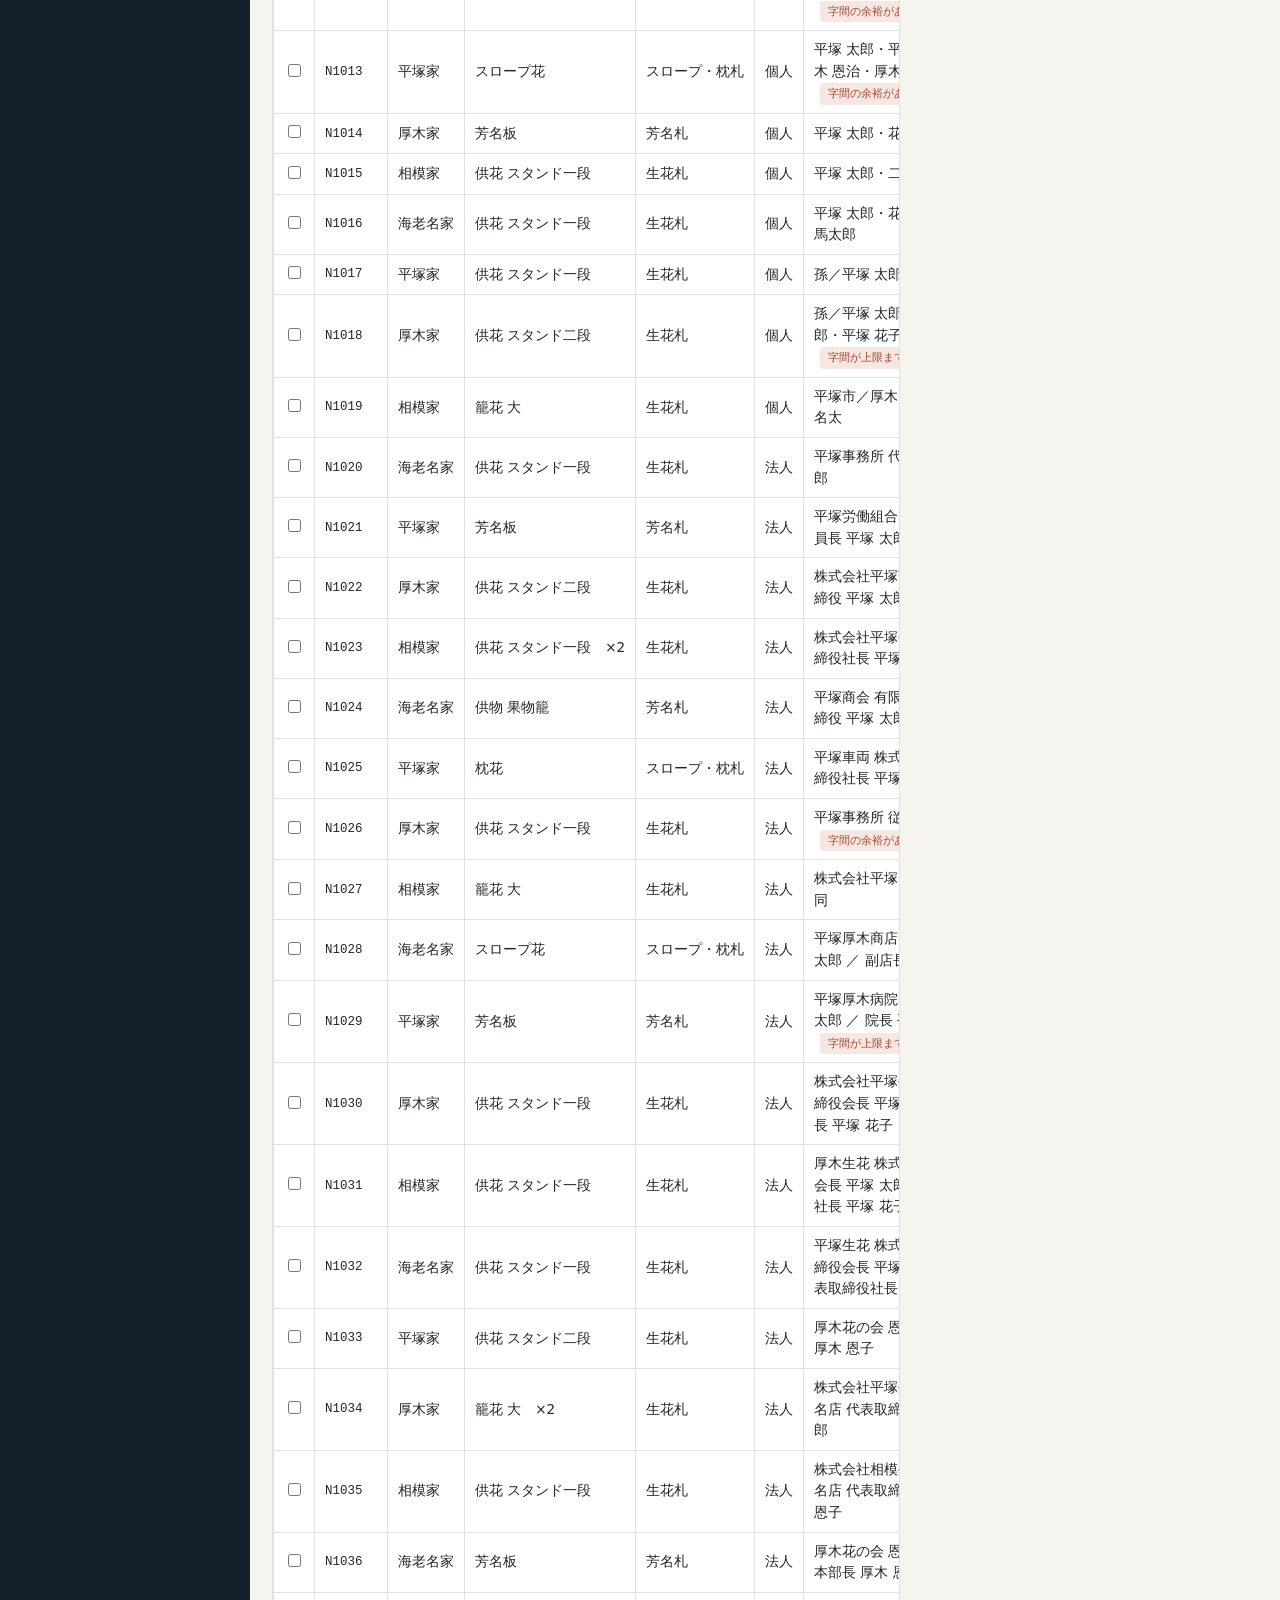
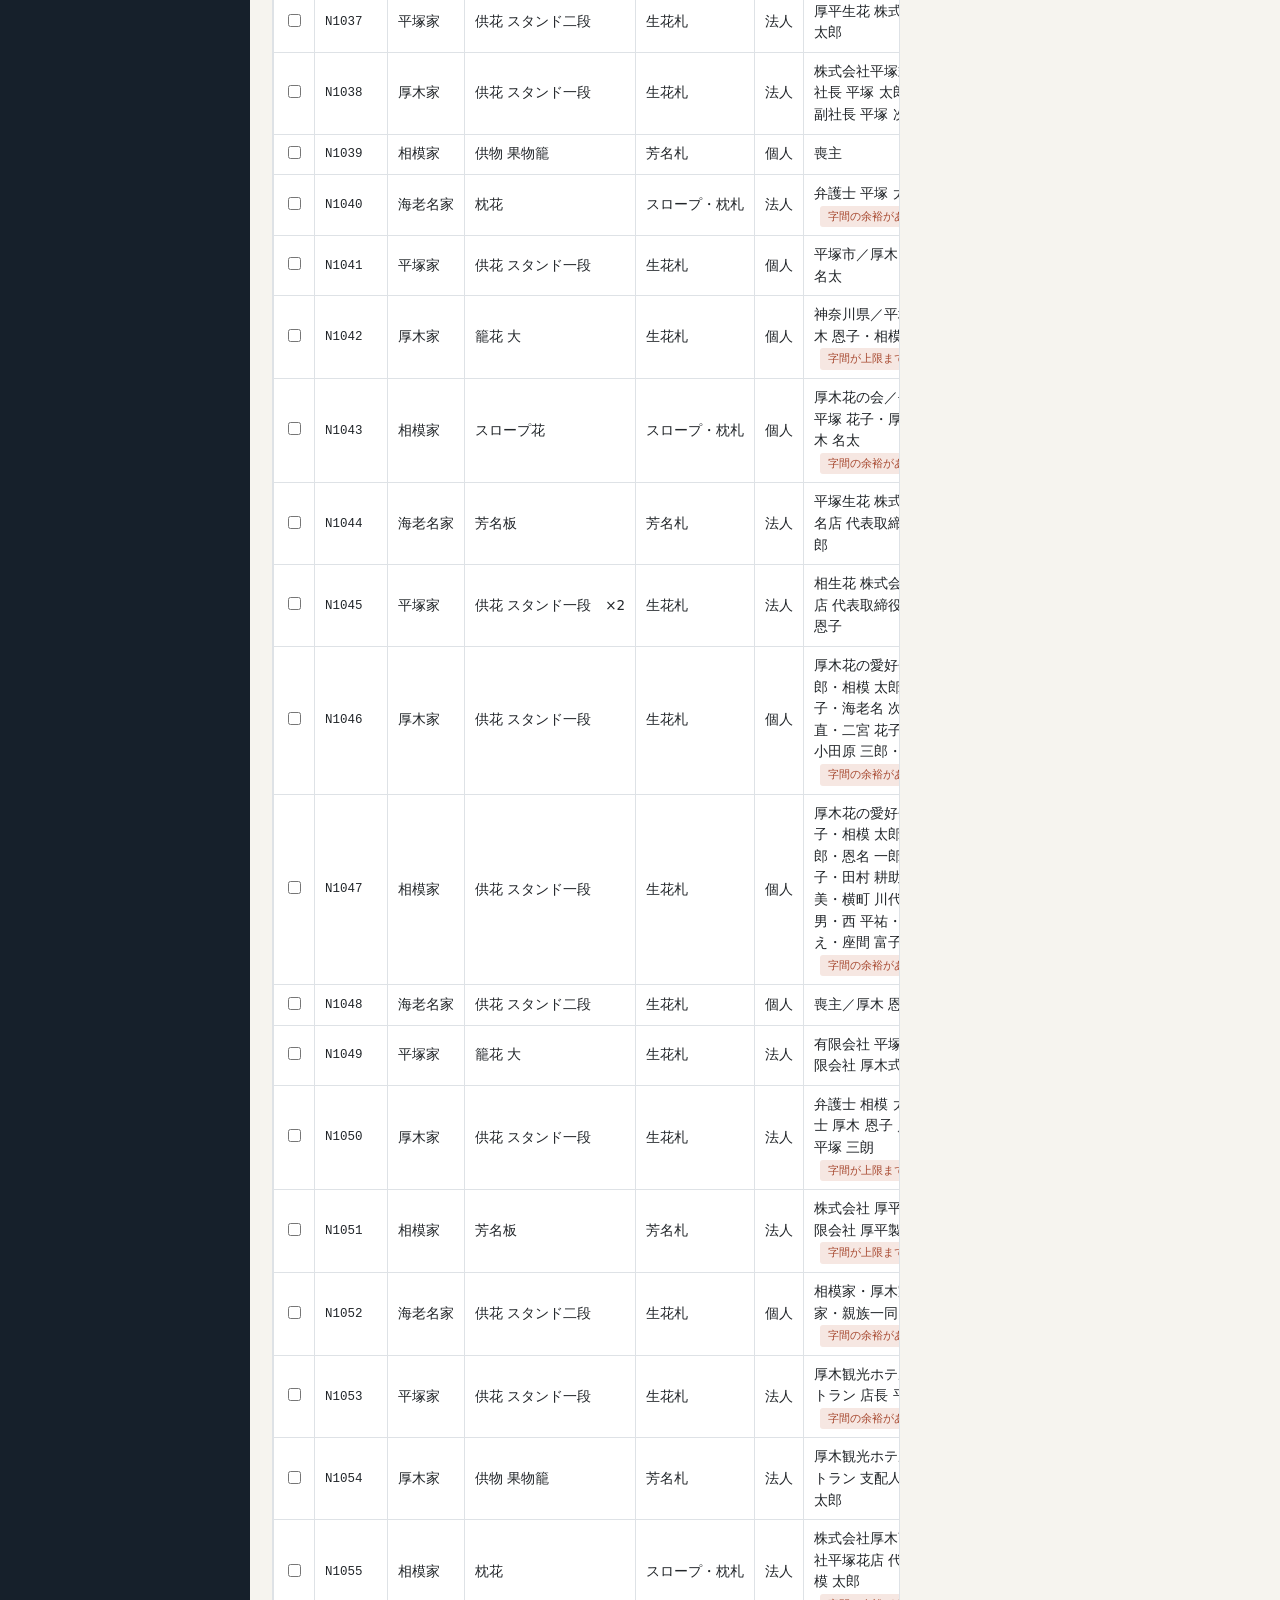
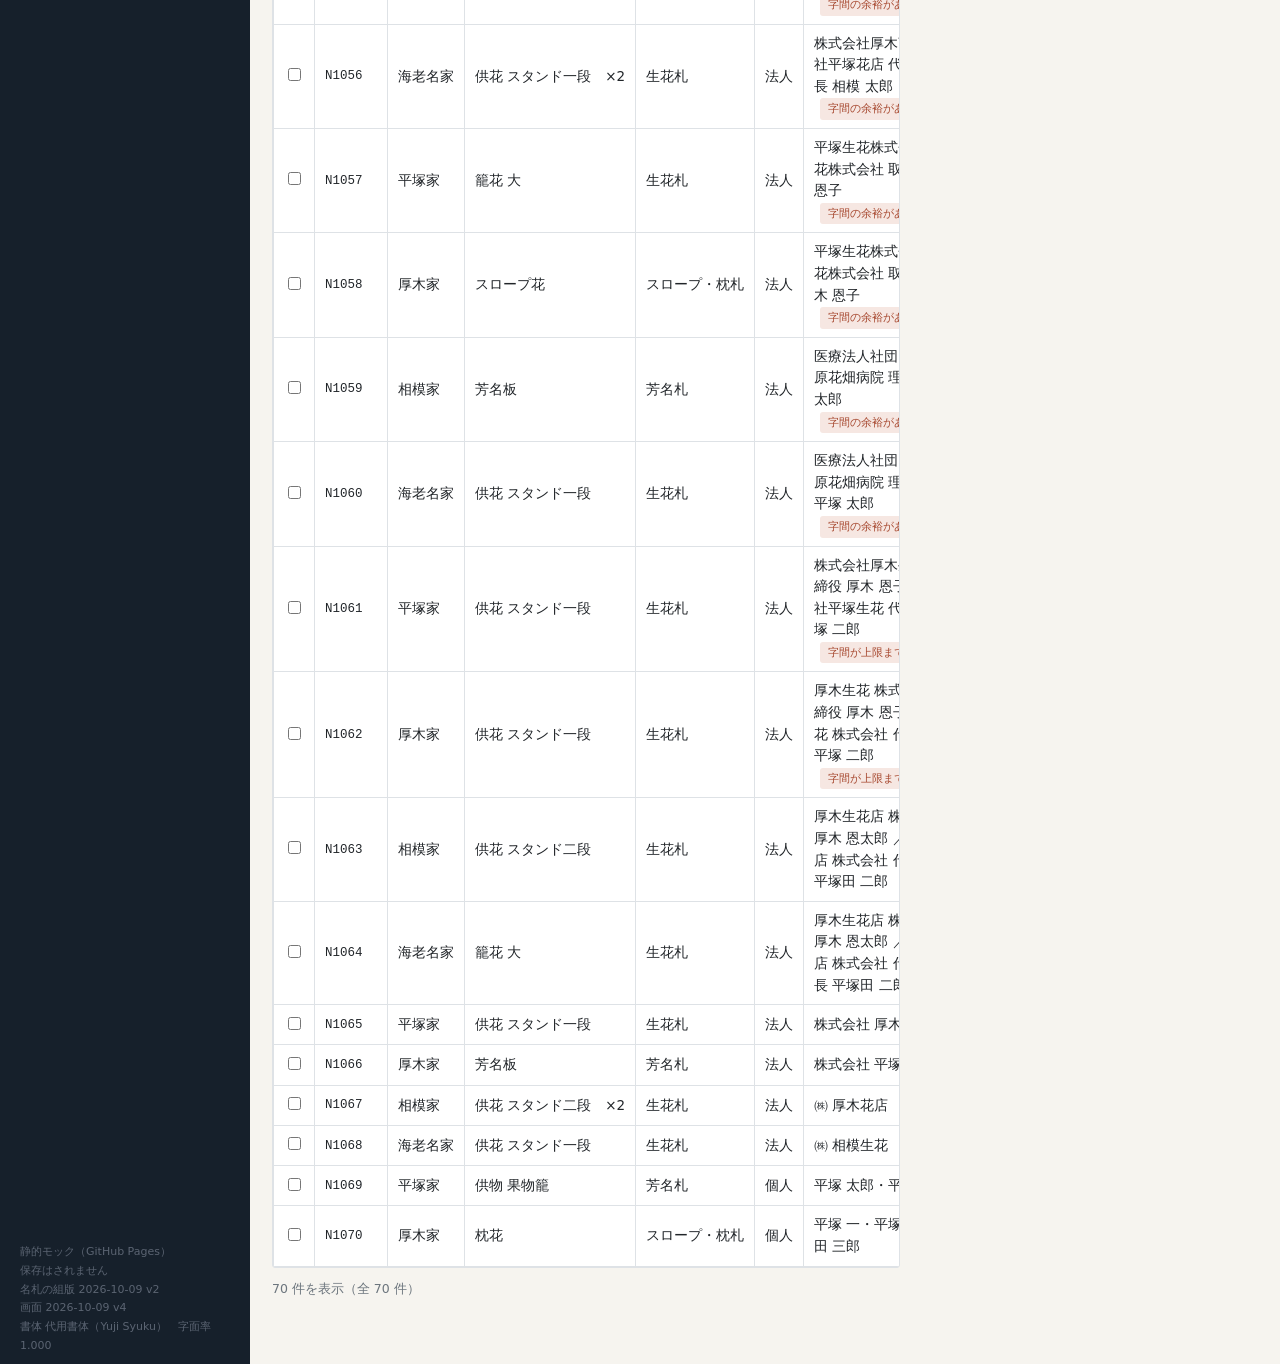
<file: orders.html>
<!DOCTYPE html>
<html lang="ja">
<head>
<meta charset="utf-8">
<meta name="viewport" content="width=device-width, initial-scale=1">
<title>注文管理｜itowa（サン・ライフ様 仕様モック）</title>
<link href="https://cdnjs.cloudflare.com/ajax/libs/font-awesome/6.5.1/css/all.min.css" rel="stylesheet">
<link href="assets/biz.css" rel="stylesheet">
<link href="assets/font.css" rel="stylesheet">
<link href="assets/fuda.css" rel="stylesheet">
</head>
<body>
<div class="shell">
  <div id="sidebar"></div>
  <div class="main">
    <div class="topbar">
      <span class="title">注文管理</span>
      <span class="spacer"></span>
      <span class="note">サンシーガル厚木本部</span>
    </div>
    <div class="content">
      <div class="crumb">ホーム ／ 注文管理</div>
      <div class="page-h"><h1>注文管理</h1></div>
      <p class="page-lead">Web・電話・FAX のすべての注文がここに集まります。名札はこの一覧から札種ごとにまとめて出力できます。</p>

      <div class="banner">
        <b>このモックについて</b>　名札の寸法と組み方は、お預かりしたヒアリングシートのご回答と名札パターン表70種の実測から起こしています。
        一覧の70件は、そのパターン表の70種をそのまま注文データにしたものです。保存はされません。
      </div>

      <div class="card2">
        <div class="row" style="margin-bottom:12px">
          <div style="min-width:150px"><label class="fl">葬家</label><select id="fFun"></select></div>
          <div style="min-width:140px"><label class="fl">札の種類</label><select id="fFmt"></select></div>
          <div style="min-width:120px"><label class="fl">受け口</label><select id="fRoute"></select></div>
          <div style="min-width:120px"><label class="fl">状態</label><select id="fSt"></select></div>
          <div style="flex:1 1 180px"><label class="fl">名義で探す</label><input type="text" id="fQ" placeholder="平塚、株式会社 など"></div>
          <div><label class="fl">&nbsp;</label><button class="btn" onclick="clearF()">条件をクリア</button></div>
        </div>
        <div class="row" style="border-top:1px solid var(--line);padding-top:12px">
          <button class="btn sm" onclick="selAll(true)">表示中をすべて選択</button>
          <button class="btn sm" onclick="selAll(false)">選択を解除</button>
          <span class="note" id="selInfo">—</span>
          <span class="spacer"></span>
          <button class="btn primary" id="pdfBtn" onclick="doPdf()">
            <i class="fas fa-file-pdf"></i> 選択した名札をPDFで出力
          </button>
        </div>
        <p class="note" style="margin-top:8px">
          PDFは<b>札の種類ごとに分かれて</b>出ます（生花札／芳名札／スロープ・枕札）。用紙を入れ替えながらまとめて刷れます。
          ページの大きさは札の実寸です。
        </p>
        <div id="pdfLog"></div>
      </div>

      <div class="grid2">
        <div>
          <div class="tblwrap">
            <table>
              <thead><tr>
                <th style="width:34px"></th><th>注文番号</th><th>葬家</th><th>商品</th>
                <th>札</th><th>区分</th><th>名義</th><th>受け口</th><th>状態</th><th></th>
              </tr></thead>
              <tbody id="tb"></tbody>
            </table>
          </div>
          <p class="note" id="cnt" style="margin-top:10px"></p>
        </div>
        <aside>
          <div class="card2">
            <h2>名札のプレビュー</h2>
            <p class="lead" id="dTitle">一覧の行を選ぶと、その名札がここに出ます。</p>
            <div style="display:flex;justify-content:center;padding:6px 0 14px" id="dFuda"></div>
            <div id="dMetrics"></div>
            <div class="row" style="margin-top:12px">
              <button class="btn sm" id="dPdf" onclick="doPdfOne()" disabled><i class="fas fa-file-pdf"></i> この1枚をPDF</button>
              <a class="btn sm" id="dEdit" href="name-tag.html" style="text-decoration:none">名札作成で開く</a>
            </div>
          </div>
        </aside>
      </div>
    </div>
  </div>
</div>

<script src="assets/vendor/html2canvas.min.js"></script>
<script src="assets/vendor/jspdf.umd.min.js"></script>
<script src="assets/fuda.js"></script>
<script src="assets/data.js"></script>
<script src="assets/nav.js"></script>
<script src="assets/pdf.js"></script>
<script>
NAV.mount('orders');
const $=id=>document.getElementById(id);
const esc=FUDA.esc;
let sel=new Set(), cur=null;

/* ---------- 絞り込み ---------- */
function opts(el,list,all){ el.innerHTML=`<option value="">${all}</option>`+
  list.map(o=>`<option value="${o.v}">${o.l}</option>`).join(''); }
opts($('fFun'), DATA.FUNERALS.map(f=>({v:f.id,l:f.name+'（'+f.hall+'）'})), 'すべての葬家');
opts($('fFmt'), Object.values(FUDA.FORMATS).map(f=>({v:f.key,l:f.name+'　'+f.call})), 'すべての札');
opts($('fRoute'), DATA.ROUTES.map(r=>({v:r.k,l:r.l})), 'すべての受け口');
opts($('fSt'), [{v:'todo',l:'未出力'},{v:'done',l:'出力済'}], 'すべての状態');
['fFun','fFmt','fRoute','fSt'].forEach(id=>$(id).onchange=draw);
$('fQ').oninput=draw;
function clearF(){ ['fFun','fFmt','fRoute','fSt'].forEach(id=>$(id).value=''); $('fQ').value=''; draw(); }

function rows(){
  const fu=$('fFun').value, fm=$('fFmt').value, rt=$('fRoute').value,
        st=$('fSt').value, q=($('fQ').value||'').trim();
  return DATA.ORDERS.filter(o=>
    (!fu||o.funeralId===fu) && (!fm||o.label.fmt===fm) && (!rt||o.route===rt) &&
    (!st||o.status===st) && (!q||FUDA.summary(o.label).includes(q)));
}

/* ---------- 一覧 ---------- */
function draw(){
  const list=rows();
  $('tb').innerHTML=list.map(o=>{
    const f=DATA.FUNERALS.find(x=>x.id===o.funeralId), it=DATA.ITEM(o.itemId);
    const fm=FUDA.FORMATS[o.label.fmt];
    const [vk,vm]=FUDA.verdict(FUDA.geom(o.label));
    return `<tr onclick="pick('${o.id}')" style="cursor:pointer"${cur===o.id?' style="background:#eff6ff;cursor:pointer"':''}>
      <td onclick="event.stopPropagation()"><input type="checkbox" ${sel.has(o.id)?'checked':''} onchange="toggle('${o.id}',this.checked)"></td>
      <td class="mono">${o.id}</td>
      <td class="nw">${esc(f.name)}</td>
      <td class="nw">${esc(it.name)}${o.qty>1?'　×'+o.qty:''}</td>
      <td class="nw">${fm?esc(fm.name):'—'}</td>
      <td class="nw">${o.orderer}</td>
      <td style="max-width:320px">${esc(FUDA.summary(o.label))}
        ${vk==='warn'?`<span class="fv warn" style="margin-left:6px">${esc(vm)}</span>`:''}</td>
      <td><span class="badge ${({web:'b-primary',call:'b-warning',fax:'b-secondary'})[o.route]||'b-secondary'}">${o.routeLabel}</span></td>
      <td><span class="badge ${o.status==='done'?'b-success':'b-secondary'}">${o.status==='done'?'出力済':'未出力'}</span></td>
      <td><span class="note mono">#${String(o.no).padStart(3,'0')}</span></td>
    </tr>`;
  }).join('') || `<tr><td colspan="10" style="text-align:center;padding:30px;color:#6b7280">
      条件に合う注文がありません</td></tr>`;
  $('cnt').textContent=`${list.length} 件を表示（全 ${DATA.ORDERS.length} 件）`;
  info();
}
function toggle(id,on){ on?sel.add(id):sel.delete(id); info(); }
function selAll(on){ rows().forEach(o=>on?sel.add(o.id):sel.delete(o.id)); draw(); }
function info(){
  const chosen=DATA.ORDERS.filter(o=>sel.has(o.id));
  const by={};
  chosen.forEach(o=>{const n=FUDA.FORMATS[o.label.fmt]; if(n) by[n.name]=(by[n.name]||0)+o.qty;});
  const parts=Object.entries(by).map(([k,v])=>`${k} ${v}枚`);
  $('selInfo').innerHTML = chosen.length
    ? `選択 <b>${chosen.length}</b> 件　／　${parts.join('　')}　→　<b>PDF ${parts.length}ファイル</b>`
    : '行の左のチェックで名札を選んでください。';
  $('pdfBtn').disabled=!chosen.length;
}

/* ---------- 右の詳細 ---------- */
function pick(id){
  cur=id; const o=DATA.ORDERS.find(x=>x.id===id); if(!o) return;
  const f=DATA.FUNERALS.find(x=>x.id===o.funeralId), it=DATA.ITEM(o.itemId);
  const fm=FUDA.FORMATS[o.label.fmt], g=FUDA.geom(o.label), [vk,vm]=FUDA.verdict(g);
  $('dTitle').innerHTML=`${esc(f.name)}　${esc(it.name)}<br>
    <span class="mono">${o.id}</span>　${fm.name} ${fm.call}　パターン#${String(o.no).padStart(3,'0')}`;
  $('dFuda').innerHTML=FUDA.html(o.label, 300, {area:true});
  $('dMetrics').innerHTML=`<div class="tblwrap" style="min-width:0"><table style="min-width:0">
    <tr><th>文字サイズ</th><td class="n">${g.Kmain.toFixed(1)} mm（${FUDA.mm2pt(g.Kmain)} pt）</td></tr>
    <tr><th>字送り</th><td class="n">${g.LH.toFixed(2)} 倍</td></tr>
    <tr><th>列数・段数</th><td class="n">${g.mc} 列 ／ ${g.nR} 段</td></tr>
    <tr><th>縦の占有</th><td class="n">${Math.round(g.usedH/g.bodyH*100)} %</td></tr>
    <tr><th>効いた制約</th><td class="n">${g.bind}</td></tr>
    <tr><th>判定</th><td class="n"><span class="fv ${vk}">${esc(vm)}</span></td></tr>
  </table></div>`;
  $('dPdf').disabled=false;
  $('dEdit').href='name-tag.html#'+o.id;
  draw();
}

/* ---------- PDF ---------- */
function log(h){ $('pdfLog').innerHTML=h; }
async function run(items,prefix){
  $('pdfBtn').disabled=true; $('dPdf').disabled=true;
  log(`<p class="note" style="margin-top:10px">作成しています…</p>`);
  try{
    const made=await FUDAPDF.exportByFormat(items,{prefix,
      onStep:(i,n,nm)=>log(`<p class="note" style="margin-top:10px">${nm}　${i} / ${n} 枚目を作成中…</p>`)});
    log(`<div class="banner" style="margin-top:12px;background:#ecfdf5;border-color:#a7f3d0;color:#065f46">
      <b>${made.length}ファイルを書き出しました。</b><br>`+
      made.map(m=>`${m.name}　（${m.size}mm × ${m.count}枚）`).join('<br>')+`</div>`);
  }catch(e){
    log(`<div class="banner" style="margin-top:12px;background:#fef2f2;border-color:#fecaca;color:#991b1b">
      書き出せませんでした。${esc(e.message||e)}</div>`);
  }
  info(); if(cur) $('dPdf').disabled=false;
}
function doPdf(){
  const items=DATA.ORDERS.filter(o=>sel.has(o.id)).flatMap(o=>{
    const f=DATA.FUNERALS.find(x=>x.id===o.funeralId);
    return Array.from({length:o.qty},()=>({label:o.label,title:f.name+'_'+o.id}));
  });
  run(items,'名札');
}
function doPdfOne(){
  const o=DATA.ORDERS.find(x=>x.id===cur); if(!o) return;
  run([{label:o.label,title:o.id}],'名札');
}

draw();
</script>
</body>
</html>
</file>
<file: assets/biz.css>
/* ============================================================
   assets/biz.css — 管理画面（注文管理・名札作成）の外枠と部品
   ------------------------------------------------------------
   現行 biz.itowa71.com の画面に合わせています。
   角丸 3px・プライマリ #007bff・表と帯の配色まで現行どおりです。
   版数   2026-10-09  v2   （実機の操作画面に寄せて作り直し）
   ============================================================ */
:root{
  --primary:#007bff;--success:#28a745;--danger:#dc3545;--warning:#ffc107;--info:#17a2b8;
  --secondary:#6c757d;--border:#dee2e6;--muted:#6c757d;--text:#212529;
  --nav:#16202b;--nav2:#1c2836;--active:#2563eb;--green:#1aa06d;--bg:#f6f4ef;
  /* 旧クラス用の別名 */
  --ink:#212529;--line:#dee2e6;--warn:#856404;
}
*{box-sizing:border-box}
html,body{margin:0;padding:0}
body{font-family:"Noto Sans JP","Hiragino Sans",system-ui,sans-serif;
  color:var(--text);background:var(--bg);font-size:14px;line-height:1.6;
  -webkit-font-smoothing:antialiased}
a{color:var(--primary);text-decoration:none}
a:hover{text-decoration:underline}

/* ---------- 外枠 ---------- */
.shell{display:flex;min-height:100vh}
.sidebar{width:250px;background:var(--nav);color:#c7cdd6;flex-shrink:0;display:flex;flex-direction:column}
.brand{display:flex;align-items:center;justify-content:center;gap:8px;color:#fff;
  font-size:26px;font-weight:700;padding:20px 0 14px;letter-spacing:.04em}
.evt{margin:0 16px 14px;background:var(--green);color:#fff;border-radius:8px;
  text-align:center;padding:11px 0;font-weight:600;font-size:15px}
.nav-item2{display:flex;align-items:center;gap:12px;padding:11px 20px;font-size:15px;
  cursor:pointer;color:#c7cdd6;text-decoration:none}
.nav-item2 i{width:20px;text-align:center;font-size:16px}
.nav-item2:hover{background:var(--nav2);color:#fff;text-decoration:none}
.nav-item2.active{background:var(--active);color:#fff}
.nav-item2 .tag{margin-left:auto;font-size:9px;background:var(--active);color:#fff;
  border-radius:10px;padding:1px 7px;font-weight:700}
.foot{margin-top:auto;padding:16px 20px;font-size:11px;color:#5b6472;line-height:1.7}
.main{flex:1;min-width:0;display:flex;flex-direction:column}
.topbar{background:#fff;border-bottom:1px solid var(--border);display:flex;align-items:center;
  gap:14px;padding:0 22px;height:56px;position:sticky;top:0;z-index:5}
.topbar .title{font-weight:600;font-size:15px}
.topbar .spacer,.spacer{flex:1 1 auto}
.content{padding:22px 22px 60px;flex:1;min-width:0}
.crumb{font-size:12.5px;color:var(--muted);margin-bottom:10px}
.page-h{display:flex;align-items:center;gap:12px;margin-bottom:6px;flex-wrap:wrap}
.page-h h1,h1.page{font-size:22px;font-weight:700;margin:0}
h1.page{margin:0 0 18px}
.page-lead{color:var(--muted);font-size:13px;margin:0 0 16px}

/* ---------- カード ---------- */
.card,.card2{background:#fff;border:1px solid var(--border);border-radius:3px;margin-bottom:18px}
.card2{padding:15px}
.card-header{padding:11px 15px;border-bottom:1px solid var(--border);
  font-weight:600;font-size:14px;display:flex;align-items:center;gap:10px}
.card-body{padding:15px}
.card-footer{padding:11px 15px;border-top:1px solid var(--border);background:#fbfbfb;
  display:flex;align-items:center;gap:8px;flex-wrap:wrap}
.card2 h2{font-size:14px;margin:0 0 4px;font-weight:600}
.card2 .lead{color:var(--muted);font-size:12.5px;margin:0 0 12px}

/* ---------- ボタン ---------- */
.btn{display:inline-flex;align-items:center;justify-content:center;gap:6px;
  font-family:inherit;font-size:13.5px;padding:6px 13px;border:1px solid var(--border);
  border-radius:3px;background:#fff;color:var(--text);cursor:pointer;white-space:nowrap}
.btn:hover{background:#f1f3f5}
.btn:focus-visible{outline:2px solid #80bdff;outline-offset:1px}
.btn:disabled{opacity:.5;cursor:not-allowed}
.btn-primary,.btn.primary{background:var(--primary);border-color:var(--primary);color:#fff}
.btn-primary:hover,.btn.primary:hover{background:#0069d9;color:#fff}
.btn-success,.btn.green{background:var(--success);border-color:var(--success);color:#fff}
.btn-success:hover,.btn.green:hover{background:#218838;color:#fff}
.btn-secondary{background:var(--secondary);border-color:var(--secondary);color:#fff}
.btn-outline{background:#fff;border-color:var(--border);color:var(--text)}
.btn-outline:hover{background:#f1f3f5}
.btn-outline-primary{background:#fff;border-color:var(--primary);color:var(--primary)}
.btn-outline-primary:hover{background:var(--primary);color:#fff}
.btn-danger{background:#fff;border-color:var(--danger);color:var(--danger)}
.btn-danger:hover{background:var(--danger);color:#fff}
.btn-sm,.btn.sm{font-size:12.5px;padding:3px 9px}

/* ---------- 入力 ---------- */
.form-control,.custom-select,input[type=text],select,textarea{
  width:100%;font-family:inherit;font-size:13.5px;padding:6px 10px;
  border:1px solid #ced4da;border-radius:3px;background:#fff;color:var(--text)}
.form-control:focus,.custom-select:focus,
input[type=text]:focus,select:focus,textarea:focus{
  outline:none;border-color:#80bdff;box-shadow:0 0 0 2px rgba(0,123,255,.18)}
textarea{resize:vertical;line-height:1.7}
input[type=range]{width:100%;accent-color:var(--primary);padding:0;border:none;background:none}
input[type=checkbox]{accent-color:var(--primary)}
.fld{margin-bottom:7px}
.fld>label{display:block;font-size:12px;font-weight:600;color:#374151;margin-bottom:3px}
label.fl{display:block;font-size:12px;font-weight:600;color:#374151;margin-bottom:3px}
.cbline{font-size:12.5px;display:flex;gap:6px;align-items:center;margin-bottom:7px;cursor:pointer}
.help{font-size:12px;color:var(--muted);margin-top:3px}
.subbox{border:1px solid #eef0f3;border-radius:3px;padding:9px;margin-bottom:9px;background:#fcfcfd}
.subbox .cap{font-size:11px;color:var(--muted);margin-bottom:5px}
.pvline{background:#f8f9fa;border:1px solid var(--border);border-radius:3px;
  padding:7px 10px;font-size:12.5px;margin-top:6px}
.row{display:flex;gap:10px;flex-wrap:wrap;align-items:flex-end}
.toolbar{display:flex;align-items:center;gap:8px;flex-wrap:wrap}

/* ---------- チップ ---------- */
.chips{display:flex;gap:5px;flex-wrap:wrap;margin-bottom:7px}
.chip{font-family:inherit;font-size:12px;padding:2px 9px;border:1px solid var(--border);
  background:#f8f9fa;border-radius:12px;cursor:pointer;color:var(--text)}
.chip:hover{background:#e9ecef}
.chip.on,.chip[aria-pressed="true"]{background:var(--primary);border-color:var(--primary);color:#fff}

/* ---------- 帯・バッジ ---------- */
.alert,.banner{padding:10px 14px;border-radius:3px;font-size:13.5px;margin-bottom:14px;line-height:1.7}
.alert-info,.banner{background:#d1ecf1;border:1px solid #bee5eb;color:#0c5460}
.alert-warn{background:#fff3cd;border:1px solid #ffeeba;color:#856404}
.alert-success{background:#d4edda;border:1px solid #c3e6cb;color:#155724}
.alert-danger{background:#f8d7da;border:1px solid #f5c6cb;color:#721c24}
.badge{display:inline-block;font-size:11.5px;padding:2px 7px;border-radius:3px;
  font-weight:600;white-space:nowrap}
.b-primary{background:#cfe2ff;color:#084298}
.b-success{background:#d4edda;color:#155724}
.b-secondary{background:#e2e3e5;color:#41464b}
.b-warning{background:#fff3cd;color:#856404}
.b-danger{background:#f8d7da;color:#842029}
.b-info{background:#d1ecf1;color:#0c5460}
/* ---------- 数値タイル・絞り込みピル ---------- */
.tiles{display:flex;gap:14px;flex-wrap:wrap;margin-bottom:18px}
.tile{flex:1 1 170px;background:#fff;border:1px solid var(--border);border-radius:3px;padding:14px 16px}
.tile .k{font-size:12px;color:var(--muted)}
.tile .v{font-size:26px;font-weight:600;font-variant-numeric:tabular-nums;line-height:1.3}
.tile .v small{font-size:13px;font-weight:400;color:var(--muted);margin-left:3px}
.tile.accent{border-left:3px solid var(--primary)}
.pills{display:flex;gap:6px;flex-wrap:wrap;margin-bottom:13px}
.pill{font-family:inherit;font-size:12.5px;padding:4px 12px;border:1px solid var(--border);
  background:#fff;border-radius:14px;cursor:pointer;color:var(--text);white-space:nowrap}
.pill:hover{background:#f1f3f5}
.pill.on{background:var(--primary);border-color:var(--primary);color:#fff}

/* ---------- 表 ---------- */
.tblwrap{overflow-x:auto;border:1px solid var(--border);border-radius:3px;background:#fff}
table,table.table{width:100%;border-collapse:collapse;font-size:13.5px;background:#fff}
table th,table td{padding:8px 10px;border:1px solid var(--border);
  vertical-align:middle;text-align:left}
table thead th,table th{background:#f8f9fa;font-weight:600;white-space:nowrap;font-size:13px}
table tbody tr:hover{background:#f8fbff}
table td.num,table td.n{text-align:right;font-variant-numeric:tabular-nums;white-space:nowrap}
td.nw,th.nw,.nowrap{white-space:nowrap}
.tblwrap table{min-width:900px;border:none}

/* ---------- 一覧（行リスト） ---------- */
.flist{border:1px solid var(--border);border-radius:3px;background:#fff}
.frowx{display:flex;align-items:center;gap:11px;padding:10px 13px;
  border-bottom:1px solid var(--border);font-size:13.5px}
.frowx:last-child{border-bottom:none}
.frowx:hover{background:#f8fbff}
.frowx.on{background:#f0f7ff;box-shadow:inset 3px 0 0 var(--primary)}
.frowx .fn{flex:1 1 auto;min-width:0}
.empty{padding:44px 20px;text-align:center;color:var(--muted);font-size:13.5px}

/* ---------- 手順（ステッパー）・ファイル投入 ---------- */
.stepper{display:flex;gap:4px;margin-bottom:18px;flex-wrap:wrap}
.stepper .st{flex:1 1 130px;padding:8px 10px;background:#fff;border:1px solid var(--border);
  border-radius:3px;display:flex;align-items:center;gap:8px;font-size:12.5px;color:var(--muted)}
.stepper .st .n{width:20px;height:20px;border-radius:50%;background:#e9ecef;color:var(--muted);
  display:flex;align-items:center;justify-content:center;font-size:11.5px;font-weight:700;flex:0 0 auto}
.stepper .st.on{border-color:var(--primary);color:var(--text);font-weight:600}
.stepper .st.on .n{background:var(--primary);color:#fff}
.stepper .st.done .n{background:var(--success);color:#fff}
.drop{border:2px dashed #ced4da;border-radius:4px;padding:30px 20px;text-align:center;
  background:#fafbfc;color:var(--muted);font-size:13.5px}
.drop.over{border-color:var(--primary);background:#f0f7ff}

/* ---------- 2段組 ---------- */
.split{display:flex;gap:18px;align-items:flex-start;flex-wrap:wrap}
.split .l{flex:1 1 420px;min-width:320px}
.split .r{flex:0 0 320px;position:sticky;top:76px}
.grid2{display:grid;grid-template-columns:minmax(0,1fr) 340px;gap:18px;align-items:start}
.grid2.wide{grid-template-columns:minmax(0,1fr) 400px}
/* 左の一覧と右の名札は、それぞれ別にスクロールします */
.grid2>aside{position:sticky;top:76px;max-height:calc(100vh - 96px);
  overflow-y:auto;padding-right:2px}
.grid2>aside .card:last-child{margin-bottom:0}

/* 一覧の行（選ぶと右に立ち上がる方式） */
.lst{border:1px solid var(--border);border-radius:3px;background:#fff;
  max-height:calc(100vh - 140px);overflow-y:auto}
.lrow{display:grid;grid-template-columns:26px 50px minmax(0,1fr) auto auto;gap:10px;
  align-items:center;padding:9px 12px;border-bottom:1px solid var(--border);cursor:pointer}
.lrow:last-child{border-bottom:none}
.lrow:hover{background:#f8fbff}
.lrow.on{background:#f0f7ff;box-shadow:inset 3px 0 0 var(--primary)}
.lrow .no{font-size:11.5px;color:var(--muted);font-family:ui-monospace,monospace;text-align:right}
.lrow .nm{font-size:13.5px;line-height:1.5;overflow-wrap:anywhere}
.lrow .mt{font-size:11.5px;color:var(--muted)}

/* ---------- 微調整パネル ---------- */
.tune{border:1px solid var(--border);border-radius:3px;background:#fff;margin-top:12px}
.tune .th{padding:9px 13px;border-bottom:1px solid var(--border);
  font-weight:600;font-size:13.5px;display:flex;align-items:center;gap:9px}
.tune .tb{padding:12px 13px}
.slrow{margin-bottom:11px}
.slh{display:flex;align-items:baseline;gap:8px;font-size:12.5px;margin-bottom:2px}
.slh .kk{font-size:11px;background:#e9ecef;color:var(--muted);padding:1px 6px;
  border-radius:2px;flex:0 0 auto}
.slh .lab{flex:1 1 auto;overflow:hidden;text-overflow:ellipsis;white-space:nowrap}
.slh .mm{font-variant-numeric:tabular-nums;color:var(--muted);font-size:12px;flex:0 0 auto}
.slh .val{background:#cfe2ff;color:#084298;padding:1px 7px;border-radius:2px;
  font-size:12px;min-width:32px;text-align:center;flex:0 0 auto}
.slh .val.z{background:#e9ecef;color:var(--muted)}
.slrow.dead{opacity:.42}

/* ---------- 文字づかい ---------- */
.muted{color:var(--muted)}
.small,.note{font-size:12.5px;color:var(--muted);line-height:1.7}
.mono{font-family:ui-monospace,SFMono-Regular,Menlo,monospace;font-size:12.5px}

/* ---------- 外字ダイアログ ---------- */
.modal{position:fixed;inset:0;background:rgba(0,0,0,.42);z-index:60;
  display:flex;align-items:center;justify-content:center;padding:20px}
.modal .box{background:#fff;border-radius:4px;max-width:560px;width:100%;
  max-height:86vh;overflow:auto}
.gcand{display:flex;align-items:center;gap:12px;padding:9px 13px;
  border-bottom:1px solid var(--border);cursor:pointer}
.gcand:hover{background:#f8fbff}
.gcand .gc{font-size:30px;line-height:1.1;width:46px;text-align:center;
  font-family:"Yu Mincho","Hiragino Mincho ProN",serif}
.gcand .gph{font-size:11px;color:var(--muted);width:46px;text-align:center;
  border:1px dashed var(--border);border-radius:3px;padding:6px 0}

@media(max-width:1100px){
  .grid2,.grid2.wide{grid-template-columns:minmax(0,1fr)}
  .grid2>aside{position:static}
  .lst{max-height:none}
}
@media(max-width:1000px){
  .split .r{position:static;flex:1 1 300px}
  .shell{display:block}
  .sidebar{width:100%;flex-direction:row;overflow-x:auto;align-items:center}
  .brand{padding:12px 16px;font-size:18px}
  .evt,.foot{display:none}
  .nav-item2{white-space:nowrap;padding:12px 14px}
}
</file>
<file: assets/font.css>
/* ============================================================
   assets/font.css — 名札の書体（★ここだけを差し替えます）
   ------------------------------------------------------------
   名札に刷る文字の書体は、このファイル1枚で決まります。
   3画面とPDFの書き出しが、すべてここを見ています。

   いま入っているのは「代用の書体」です。モリサワ書体ではありません。
   モリサワ書体に替えるときは、下の【A】か【B】のどちらかに書き換えて
   ください。HTML も JavaScript も触りません。

   替えたあとは assets/fuda.js の MEAS.face（字面率）も合わせてください。
   字面率が違うと、同じ文字サイズでも刷り上がりの大きさが変わります。
   合わせ方は README の「書体を差し替える」をご覧ください。
   版数   2026-10-09  v1
   ============================================================ */

/* ---------- いま入っているもの（代用／Google Fonts・無償） ---------- */
@import url('https://fonts.googleapis.com/css2?family=Yuji+Syuku&display=swap');

:root{
  --fuda-font: 'Yuji Syuku','Yu Mincho','Hiragino Mincho ProN',serif;
  --fuda-font-name: '代用書体（Yuji Syuku）';
}

/* ============================================================
   【A】フォントファイルをお持ちの場合（サーバーに置いて読み込む）

   ご契約の範囲内で、woff2 に変換したファイルを assets/fonts/ に置き、
   上の @import と :root を消して、下のコメントを外してください。
   ※ 配布にあたる置き方になっていないか、ご契約条件をご確認ください。
     公開リポジトリ（GitHub Pages）にフォントを置くのは避けてください。

@font-face{
  font-family:'Morisawa Kaisho';
  src:url('fonts/morisawa-kaisho.woff2') format('woff2');
  font-weight:normal; font-style:normal; font-display:block;
}
:root{
  --fuda-font: 'Morisawa Kaisho','Yu Mincho',serif;
  --fuda-font-name: 'モリサワ 〇〇楷書';
}
   ------------------------------------------------------------
   【B】TypeSquare（モリサワのWebフォント）をお使いの場合

   HTML の <head> に TypeSquare の配信タグを入れたうえで、
   ここは書体名だけを指定します。

:root{
  --fuda-font: 'A-OTF 正楷書CB1 Pro','Yu Mincho',serif;
  --fuda-font-name: 'モリサワ 正楷書CB1（TypeSquare）';
}
   ============================================================ */
</file>
<file: assets/fuda.css>
/* ============================================================
   assets/fuda.css — 名札そのものの見た目（3画面共通）
   紙は紙の色で出します。配色を変えてもここは変えません。
   ============================================================ */
/* 書体は assets/font.css で決めています。このファイルでは指定しません。 */

.fuda{position:relative;background:#EDE2CE;border:1px solid #C9B896;color:#1B1814;
  box-shadow:0 2px 10px rgba(0,0,0,.14);
  font-family:var(--fuda-font,'Yu Mincho','Hiragino Mincho ProN',serif);
  background-image:repeating-linear-gradient(90deg,rgba(160,130,90,.10) 0 1px,transparent 1px 5px,
    rgba(160,130,90,.05) 5px 6px,transparent 6px 13px);
  display:flex;flex-direction:column;align-items:center;max-width:100%}
.fuda.flat{box-shadow:none;border-color:#d8cdb6}
/* PDF に書き出すときの姿。紙そのものの色や枠は刷らない（インクだけ） */
.fuda.print{background:none!important;background-image:none!important;
  border:none!important;box-shadow:none!important;color:#000}
.farea{position:absolute;outline:1px dashed rgba(46,75,95,.42)}
.fbody{display:flex;flex-direction:column;align-items:center}
.frow{display:flex;flex-direction:row-reverse;align-items:flex-start;justify-content:center}
.fcol{display:flex;flex-direction:column;align-items:center}
.gl{display:block}
.fft{position:absolute;left:0;width:100%;text-align:center;color:#6b5b45}

/* 判定バッジ */
.fv{display:inline-block;font-size:11px;padding:2px 8px;border-radius:3px;white-space:nowrap}
.fv.ok{background:#E6EFE8;color:#3F6B4E}
.fv.warn{background:#F6E7E2;color:#A6472E}
</file>
<file: assets/app.css>
/* ============================================================
   assets/app.css — お客様が入力するフォーム（追悼ページ側）
   既存の memorial モックの配色・組みに合わせています。
   ============================================================ */
@import url('https://fonts.googleapis.com/css2?family=Noto+Sans+JP:wght@400;500;700&family=Shippori+Mincho:wght@500;700&display=swap');
:root{--bg:#f5f0e8;--paper:#fff;--ink:#3a3228;--muted:#9a8f7e;--line:#eee;
  --primary:#635e7a;--gold:#b0925a;--soft:#f5f0e8;--green:#2a6040}
*{box-sizing:border-box}
body{margin:0;background:var(--bg);font-family:"Noto Sans JP",sans-serif;color:var(--ink);font-size:14px}
.app{max-width:940px;margin:0 auto;background:var(--bg);min-height:100vh;
  box-shadow:0 0 40px rgba(0,0,0,.06);display:flex;flex-direction:column}
.mser{font-family:"Shippori Mincho",serif}
.mhead{background:#fff;height:56px;padding:0 16px;position:sticky;top:0;z-index:30;
  display:flex;align-items:center;justify-content:space-between;border-bottom:1px solid var(--line)}
.mhead .nm{font-family:"Shippori Mincho",serif;font-size:15px}
.mhead .lk{font-size:12px;color:var(--muted);text-decoration:none}
.stepper{display:flex;background:#fff;border-bottom:1px solid var(--line)}
.st{flex:1;text-align:center;font-size:11.5px;color:var(--muted);padding:9px 2px 10px}
.st .n{width:22px;height:22px;border-radius:50%;background:#e8e2d6;color:#8b8071;
  display:flex;align-items:center;justify-content:center;margin:0 auto 4px;font-size:12px;font-weight:700}
.st.on{color:var(--ink);font-weight:600}
.st.on .n{background:var(--primary);color:#fff}
.content{padding:16px;flex:1}
.sec-lead{font-size:17px;margin:4px 0 12px;letter-spacing:.03em}
.card{background:var(--paper);border-radius:12px;padding:15px 16px;margin-bottom:12px;
  box-shadow:0 1px 3px rgba(0,0,0,.05)}
.hint{font-size:12px;color:var(--muted);line-height:1.75}
.toggle{display:flex;gap:6px}
.toggle button{flex:1;border:1px solid #ddd6c8;background:#fff;color:var(--ink);
  border-radius:9px;padding:9px 6px;font-size:13.5px;font-family:inherit;cursor:pointer}
.toggle button.on{background:var(--primary);border-color:var(--primary);color:#fff}
.fld{margin-bottom:11px}
.fld label{display:block;font-size:12px;color:var(--muted);margin-bottom:4px}
.req{color:#b91c1c}
input[type=text],textarea,select{width:100%;border:1px solid #d6d0c4;border-radius:9px;
  padding:10px 12px;font-size:14px;font-family:inherit;background:#fff;color:var(--ink)}
input[type=text]:focus,textarea:focus,select:focus{outline:2px solid var(--primary);outline-offset:-1px}
.quick{display:flex;gap:6px;flex-wrap:wrap;margin-top:6px}
.quick button{border:1px solid #e3ddd0;background:#fbf9f5;border-radius:999px;
  padding:5px 11px;font-size:12px;cursor:pointer;color:#6b5e50;font-family:inherit}
.quick button:hover{border-color:var(--gold);color:var(--gold)}
.prod{display:grid;grid-template-columns:repeat(auto-fill,minmax(210px,1fr));gap:10px}
.pcard{background:#fff;border:1px solid #eee;border-radius:12px;padding:12px 13px;cursor:pointer}
.pcard:hover{border-color:var(--gold)}
.pcard.on{border-color:var(--primary);box-shadow:0 0 0 2px rgba(99,94,122,.18)}
.pcard .nm{font-size:13.5px;font-weight:600;line-height:1.45}
.pcard .mt{font-size:11.5px;color:var(--muted);margin-top:3px}
.pcard .pr{font-size:14px;margin-top:6px}
.lbl2{display:grid;grid-template-columns:150px minmax(0,1fr);gap:16px;align-items:start}
@media(max-width:620px){.lbl2{grid-template-columns:minmax(0,1fr)}
  .lbl2 .pv{display:flex;justify-content:center}}
.pv .cap{font-size:10.5px;color:var(--muted);text-align:center;margin-bottom:5px}
.rowx{display:grid;grid-template-columns:24px minmax(0,1fr) 96px 30px;gap:7px;
  align-items:center;margin-bottom:7px}
.rowx .ix{font-size:11px;color:var(--muted);text-align:right}
.mini{width:30px;height:30px;border:1px solid #ddd6c8;background:#fff;color:#8b8071;
  border-radius:8px;font-size:16px;line-height:1;cursor:pointer;font-family:inherit}
.mini:hover{border-color:#b91c1c;color:#b91c1c}
.badge{font-size:11px;padding:2px 8px;border-radius:999px;margin-left:auto}
.botbar{position:sticky;bottom:0;background:#fff;border-top:1px solid var(--line);
  padding:11px 16px;display:flex;gap:10px;align-items:center}
.btn{font-family:inherit;font-size:14px;border:1px solid #ddd6c8;background:#fff;
  color:var(--ink);border-radius:10px;padding:11px 18px;cursor:pointer}
.btn.primary{background:var(--primary);border-color:var(--primary);color:#fff}
.btn:disabled{opacity:.45;cursor:not-allowed}
.note-s{font-size:11.5px;color:var(--muted);line-height:1.7;background:#fbf9f5;
  border:1px solid #efe9dc;border-radius:9px;padding:9px 11px;margin-top:10px}
</file>
